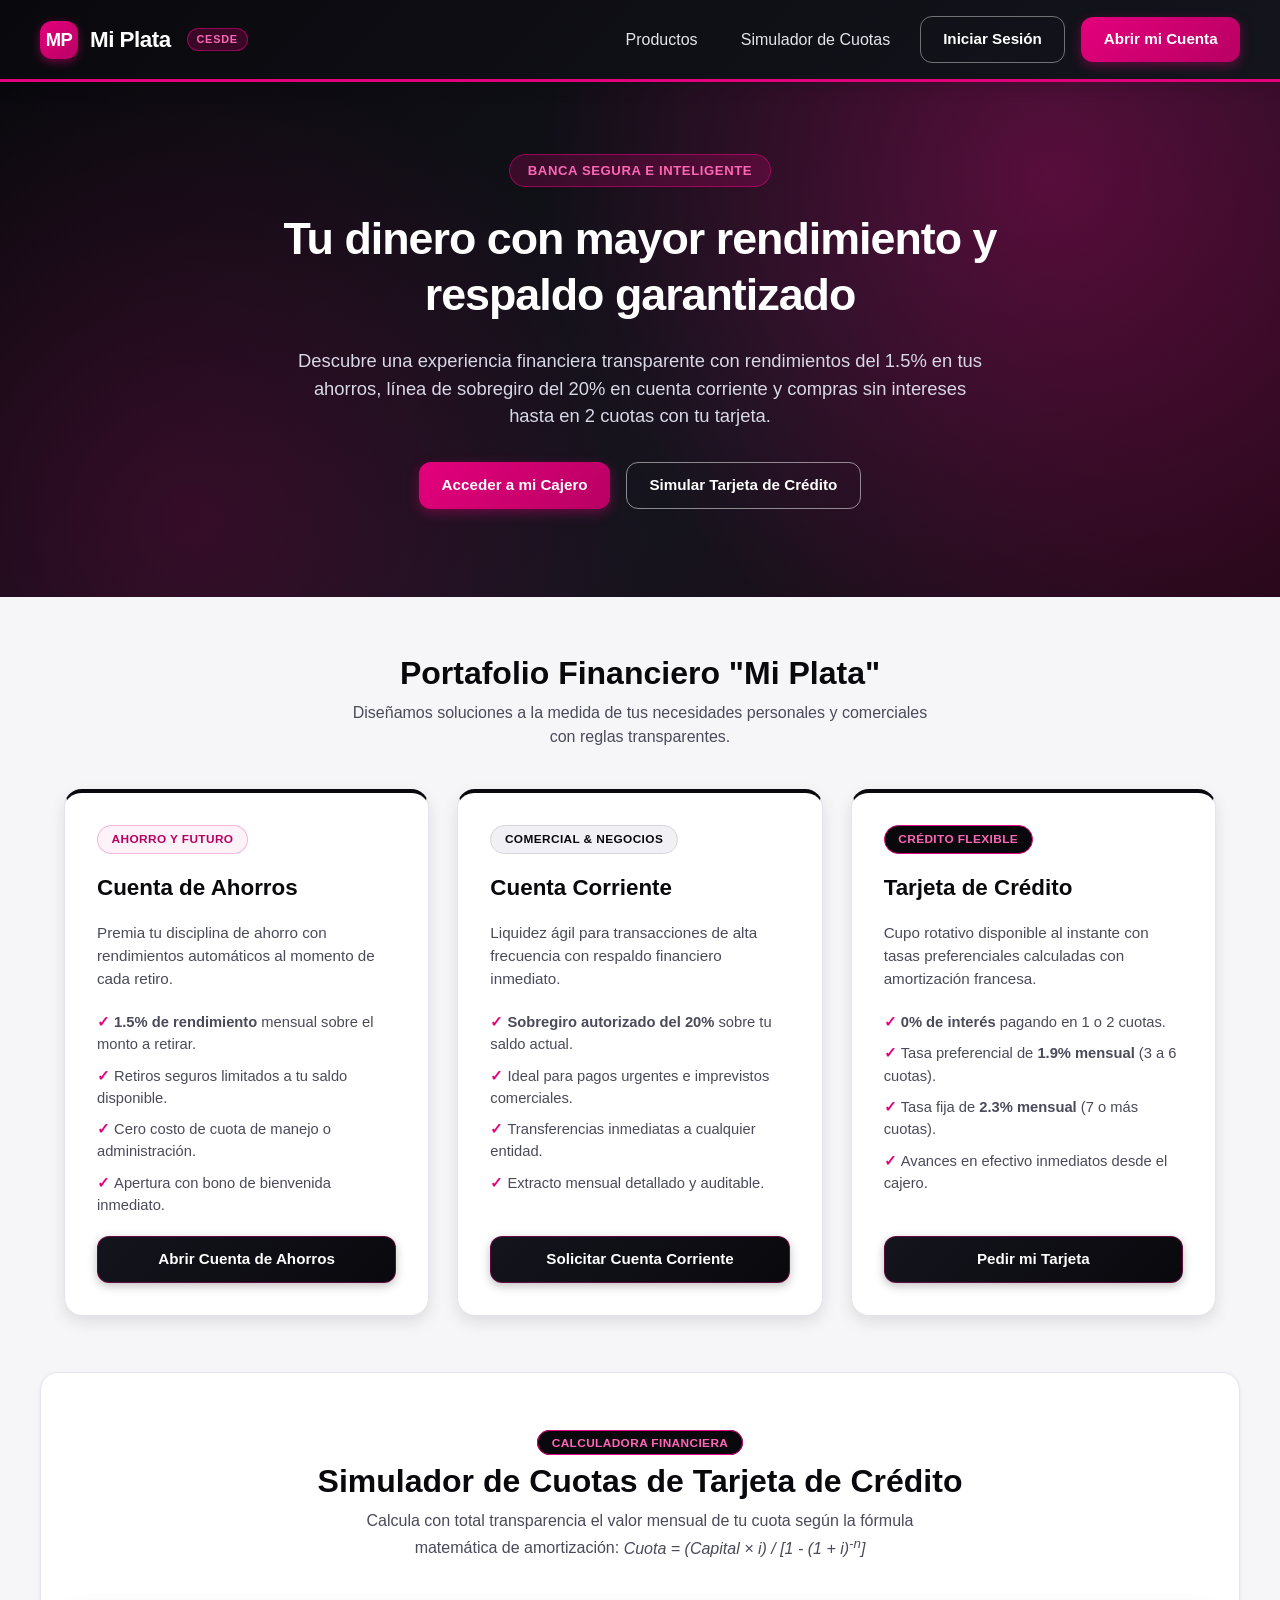
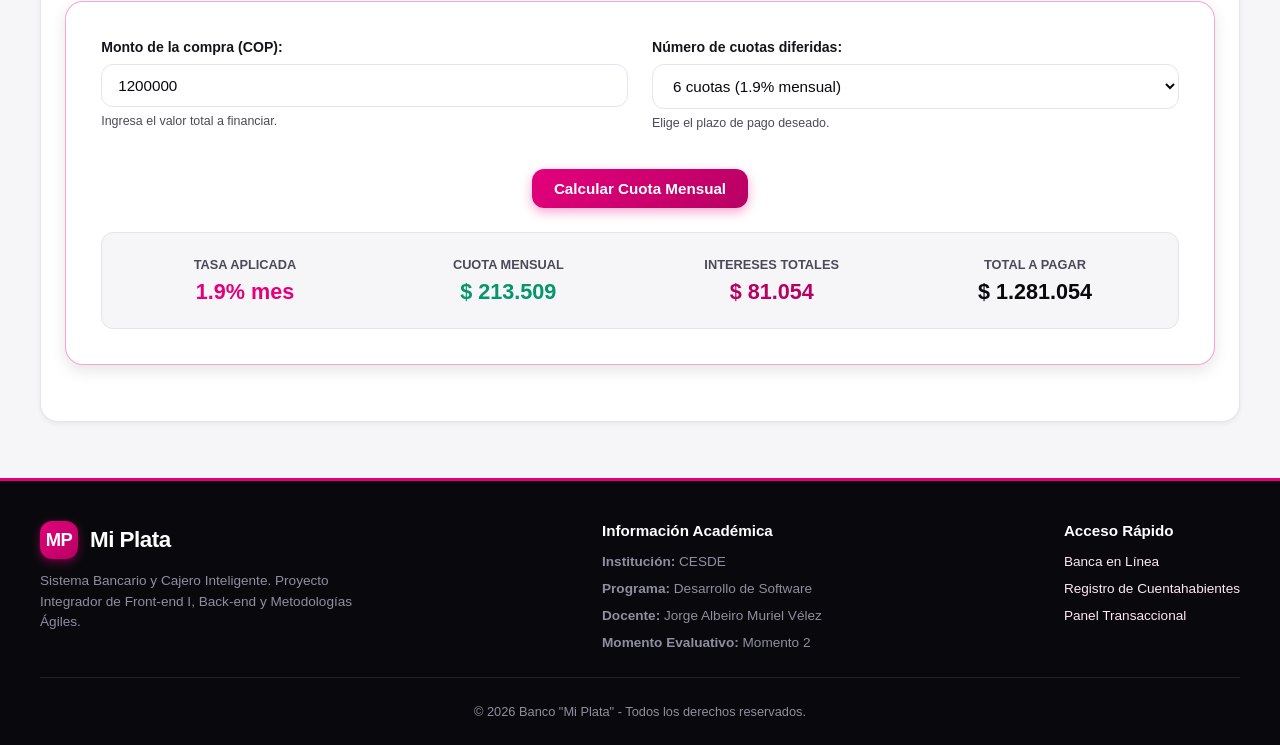
<file: src/frontend/index.html>
<!DOCTYPE html>
<html lang="es">
<head>
    <meta charset="UTF-8">
    <meta name="viewport" content="width=device-width, initial-scale=1.0">
    <title>Mi Plata - Banco Digital & Cajero Inteligente</title>
    <link rel="stylesheet" href="css/styles.css">
</head>
<body>

    <!-- Header Institucional -->
    <header class="site-header">
        <div class="header-container">
            <a href="index.html" class="brand-logo" title="Ir al inicio">
                <span class="logo-icon">MP</span>
                <span>Mi Plata</span><span class="cesde-pill">CESDE</span>
            </a>
            <nav class="site-nav">
                <a href="#productos" class="nav-link">Productos</a>
                <a href="#simulador" class="nav-link">Simulador de Cuotas</a>
                <a href="login.html" class="btn btn-outline" style="color: #ffffff; border-color: rgba(255,255,255,0.4);">Iniciar Sesión</a>
                <a href="login.html?tab=register" class="btn btn-accent">Abrir mi Cuenta</a>
            </nav>
        </div>
    </header>

    <main>
        <!-- Hero Section -->
        <section class="hero-section">
            <div class="hero-content">
                <span class="hero-tag">Banca Segura e Inteligente</span>
                <h1 class="hero-title">Tu dinero con mayor rendimiento y respaldo garantizado</h1>
                <p class="hero-subtitle">
                    Descubre una experiencia financiera transparente con rendimientos del 1.5% en tus ahorros,
                    línea de sobregiro del 20% en cuenta corriente y compras sin intereses hasta en 2 cuotas con tu tarjeta.
                </p>
                <div class="hero-actions">
                    <a href="login.html" class="btn btn-accent btn-lg">Acceder a mi Cajero</a>
                    <a href="#simulador" class="btn btn-outline" style="color: #ffffff; border-color: rgba(255,255,255,0.5);">Simular Tarjeta de Crédito</a>
                </div>
            </div>
        </section>

        <!-- Portafolio de Productos Financieros -->
        <section id="productos" class="section-container">
            <div class="section-header">
                <h2 class="section-title">Portafolio Financiero "Mi Plata"</h2>
                <p class="section-subtitle">Diseñamos soluciones a la medida de tus necesidades personales y comerciales con reglas transparentes.</p>
            </div>

            <div class="products-grid">
                <!-- Cuenta de Ahorros -->
                <div class="product-card">
                    <span class="product-badge badge-ahorros">Ahorro y Futuro</span>
                    <h3 style="font-size: 1.4rem;">Cuenta de Ahorros</h3>
                    <p style="color: var(--text-secondary); font-size: 0.95rem;">
                        Premia tu disciplina de ahorro con rendimientos automáticos al momento de cada retiro.
                    </p>
                    <ul class="product-feature-list">
                        <li><strong>1.5% de rendimiento</strong> mensual sobre el monto a retirar.</li>
                        <li>Retiros seguros limitados a tu saldo disponible.</li>
                        <li>Cero costo de cuota de manejo o administración.</li>
                        <li>Apertura con bono de bienvenida inmediato.</li>
                    </ul>
                    <a href="login.html?tab=register" class="btn btn-primary" style="margin-top: auto;">Abrir Cuenta de Ahorros</a>
                </div>

                <!-- Cuenta Corriente -->
                <div class="product-card">
                    <span class="product-badge badge-corriente">Comercial & Negocios</span>
                    <h3 style="font-size: 1.4rem;">Cuenta Corriente</h3>
                    <p style="color: var(--text-secondary); font-size: 0.95rem;">
                        Liquidez ágil para transacciones de alta frecuencia con respaldo financiero inmediato.
                    </p>
                    <ul class="product-feature-list">
                        <li><strong>Sobregiro autorizado del 20%</strong> sobre tu saldo actual.</li>
                        <li>Ideal para pagos urgentes e imprevistos comerciales.</li>
                        <li>Transferencias inmediatas a cualquier entidad.</li>
                        <li>Extracto mensual detallado y auditable.</li>
                    </ul>
                    <a href="login.html?tab=register" class="btn btn-primary" style="margin-top: auto;">Solicitar Cuenta Corriente</a>
                </div>

                <!-- Tarjeta de Crédito -->
                <div class="product-card">
                    <span class="product-badge badge-credito">Crédito Flexible</span>
                    <h3 style="font-size: 1.4rem;">Tarjeta de Crédito</h3>
                    <p style="color: var(--text-secondary); font-size: 0.95rem;">
                        Cupo rotativo disponible al instante con tasas preferenciales calculadas con amortización francesa.
                    </p>
                    <ul class="product-feature-list">
                        <li><strong>0% de interés</strong> pagando en 1 o 2 cuotas.</li>
                        <li>Tasa preferencial de <strong>1.9% mensual</strong> (3 a 6 cuotas).</li>
                        <li>Tasa fija de <strong>2.3% mensual</strong> (7 o más cuotas).</li>
                        <li>Avances en efectivo inmediatos desde el cajero.</li>
                    </ul>
                    <a href="login.html?tab=register" class="btn btn-primary" style="margin-top: auto;">Pedir mi Tarjeta</a>
                </div>
            </div>
        </section>

        <!-- Simulador Interactivo de Tarjeta de Crédito -->
        <section id="simulador" class="section-container" style="background-color: var(--surface-white); border-radius: var(--radius-lg); margin-bottom: 3.5rem; box-shadow: var(--shadow-sm); border: 1px solid var(--border-light);">
            <div class="section-header">
                <span class="product-badge badge-credito">Calculadora Financiera</span>
                <h2 class="section-title" style="margin-top: 0.5rem;">Simulador de Cuotas de Tarjeta de Crédito</h2>
                <p class="section-subtitle">
                    Calcula con total transparencia el valor mensual de tu cuota según la fórmula matemática de amortización:
                    <em>Cuota = (Capital × i) / [1 - (1 + i)<sup>-n</sup>]</em>
                </p>
            </div>

            <div class="simulator-box" style="margin-top: 0;">
                <form id="form-simulador">
                    <div style="display: grid; grid-template-columns: repeat(auto-fit, minmax(260px, 1fr)); gap: 1.5rem;">
                        <div class="form-group">
                            <label class="form-label" for="sim-monto">Monto de la compra (COP):</label>
                            <input type="number" id="sim-monto" class="form-control" placeholder="Ej: 1500000" min="50000" step="10000" value="1200000" required>
                            <span class="form-helper">Ingresa el valor total a financiar.</span>
                        </div>
                        <div class="form-group">
                            <label class="form-label" for="sim-cuotas">Número de cuotas diferidas:</label>
                            <select id="sim-cuotas" class="form-control" required>
                                <option value="1">1 cuota (0% interés)</option>
                                <option value="2">2 cuotas (0% interés)</option>
                                <option value="3">3 cuotas (1.9% mensual)</option>
                                <option value="4">4 cuotas (1.9% mensual)</option>
                                <option value="6" selected>6 cuotas (1.9% mensual)</option>
                                <option value="12">12 cuotas (2.3% mensual)</option>
                                <option value="24">24 cuotas (2.3% mensual)</option>
                                <option value="36">36 cuotas (2.3% mensual)</option>
                            </select>
                            <span class="form-helper">Elige el plazo de pago deseado.</span>
                        </div>
                    </div>

                    <div style="text-align: center; margin-top: 1rem;">
                        <button type="button" id="btn-calcular-simulador" class="btn btn-accent">
                            Calcular Cuota Mensual
                        </button>
                    </div>
                </form>

                <!-- Resultados del Simulador -->
                <div class="sim-results-grid" id="sim-resultados">
                    <div class="sim-result-item">
                        <span class="sim-result-label">Tasa Aplicada</span>
                        <div class="sim-result-value" id="sim-tasa-aplicada" style="color: var(--navy-600);">1.9% mes</div>
                    </div>
                    <div class="sim-result-item">
                        <span class="sim-result-label">Cuota Mensual</span>
                        <div class="sim-result-value" id="sim-cuota-mensual" style="color: var(--emerald-600);">$213.567</div>
                    </div>
                    <div class="sim-result-item">
                        <span class="sim-result-label">Intereses Totales</span>
                        <div class="sim-result-value" id="sim-intereses-totales" style="color: var(--gold-600);">$81.402</div>
                    </div>
                    <div class="sim-result-item">
                        <span class="sim-result-label">Total a Pagar</span>
                        <div class="sim-result-value" id="sim-total-pagar">$1.281.402</div>
                    </div>
                </div>
            </div>
        </section>
    </main>

    <!-- Footer Corporativo -->
    <footer class="site-footer">
        <div class="footer-container">
            <div>
                <div class="brand-logo" style="margin-bottom: 0.75rem;">
                    <span class="logo-icon">MP</span>
                    <span>Mi Plata</span>
                </div>
                <p style="max-width: 320px; font-size: 0.85rem;">
                    Sistema Bancario y Cajero Inteligente. Proyecto Integrador de Front-end I, Back-end y Metodologías Ágiles.
                </p>
            </div>
            <div>
                <h4 style="color: #ffffff; margin-bottom: 0.75rem; font-size: 0.95rem;">Información Académica</h4>
                <ul style="list-style: none; display: flex; flex-direction: column; gap: 0.4rem; font-size: 0.85rem;">
                    <li><strong>Institución:</strong> CESDE</li>
                    <li><strong>Programa:</strong> Desarrollo de Software</li>
                    <li><strong>Docente:</strong> Jorge Albeiro Muriel Vélez</li>
                    <li><strong>Momento Evaluativo:</strong> Momento 2</li>
                </ul>
            </div>
            <div>
                <h4 style="color: #ffffff; margin-bottom: 0.75rem; font-size: 0.95rem;">Acceso Rápido</h4>
                <ul style="list-style: none; display: flex; flex-direction: column; gap: 0.4rem; font-size: 0.85rem;">
                    <li><a href="login.html" style="color: var(--navy-100);">Banca en Línea</a></li>
                    <li><a href="login.html?tab=register" style="color: var(--navy-100);">Registro de Cuentahabientes</a></li>
                    <li><a href="cajero.html" style="color: var(--navy-100);">Panel Transaccional</a></li>
                </ul>
            </div>
        </div>
        <div class="footer-copy">
            &copy; 2026 Banco "Mi Plata" - Todos los derechos reservados.
        </div>
    </footer>

    <!-- Scripts de Modelos y Lógica -->
    <script src="js/models/Transaccion.js"></script>
    <script src="js/models/Cuenta.js"></script>
    <script src="js/models/CuentaAhorros.js"></script>
    <script src="js/models/CuentaCorriente.js"></script>
    <script src="js/models/TarjetaCredito.js"></script>
    <script src="js/models/Cliente.js"></script>
    <script src="js/services/StorageService.js"></script>
    <script src="js/landing.js"></script>
</body>
</html>
</file>
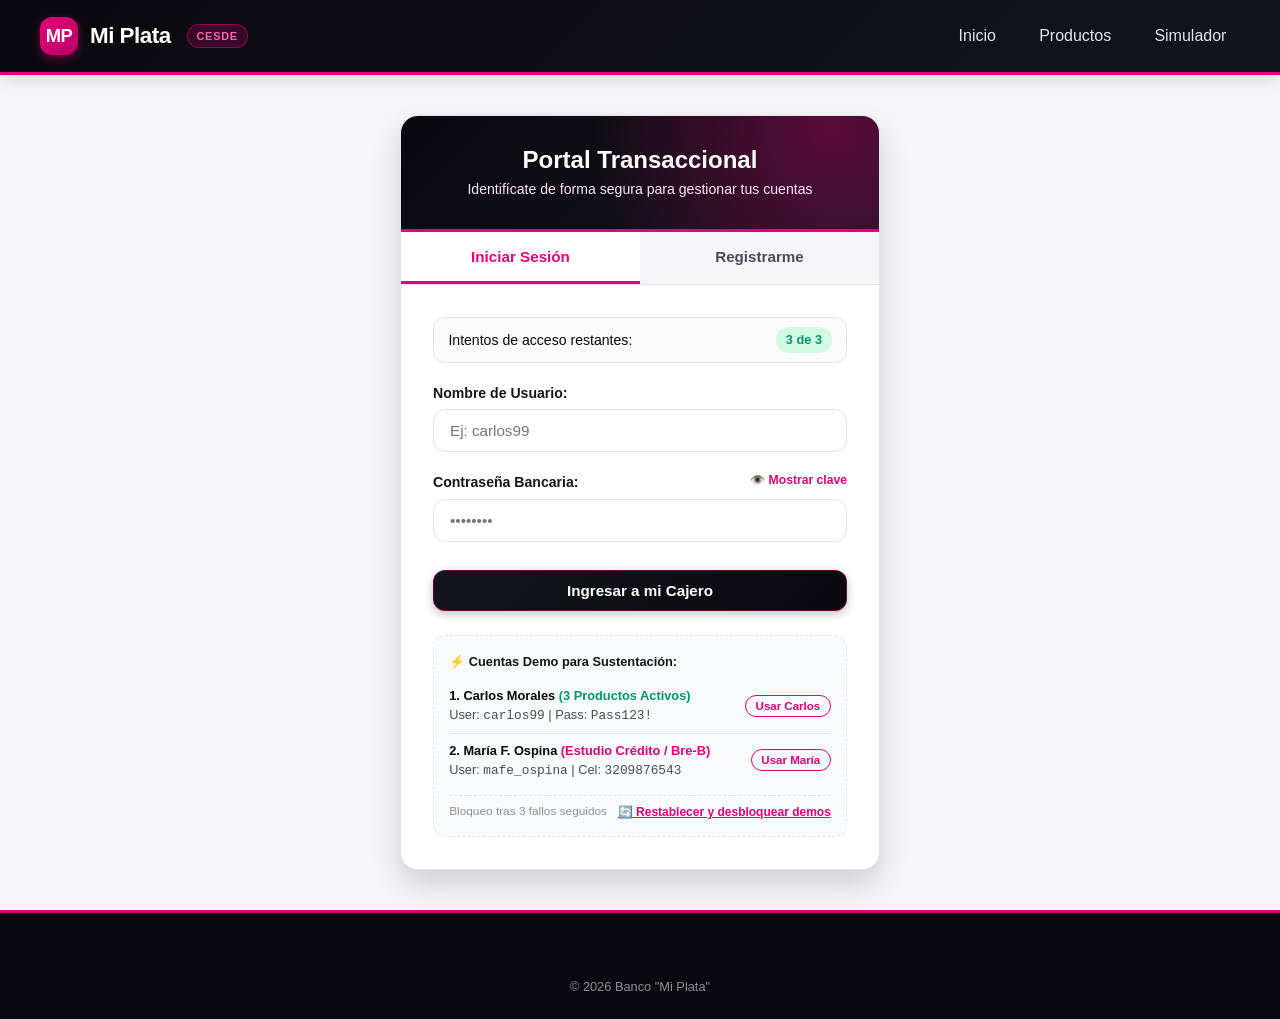
<file: src/frontend/cajero.html>
<!DOCTYPE html>
<html lang="es">
<head>
    <meta charset="UTF-8">
    <meta name="viewport" content="width=device-width, initial-scale=1.0">
    <title>Panel de Cajero Automático - Banco "Mi Plata"</title>
    <link rel="stylesheet" href="css/styles.css">
</head>
<body>

    <!-- Header Cajero -->
    <header class="site-header">
        <div class="header-container">
            <a href="index.html" class="brand-logo" title="Ir al inicio">
                <span class="logo-icon">MP</span>
                <span>Mi Plata · Cajero Digital</span><span class="cesde-pill">CESDE</span>
            </a>
            <div style="display: flex; align-items: center; gap: 0.6rem; flex-wrap: wrap;">
                <button type="button" id="btn-reiniciar-cajero-demo" class="btn btn-outline" style="color: #ffffff; border-color: rgba(255,255,255,0.35); padding: 0.45rem 0.85rem; font-size: 0.8rem;" title="Restablece los saldos iniciales de prueba">
                    🔄 Reiniciar Demo
                </button>
                <button type="button" id="btn-abrir-perfil" class="btn btn-outline" style="color: #ffffff; border-color: rgba(255,255,255,0.4); padding: 0.45rem 0.9rem; font-size: 0.85rem;">
                    👤 Mi Perfil
                </button>
                <button type="button" id="btn-cerrar-sesion" class="btn btn-danger" style="padding: 0.45rem 0.9rem; font-size: 0.85rem;">
                    🚪 Salir
                </button>
            </div>
        </div>
    </header>

    <main class="atm-container">
        <!-- Barra de Bienvenida y Datos del Cuentahabiente -->
        <div class="user-welcome-bar">
            <div class="user-info-text">
                <h2>Bienvenido(a), <span id="txt-nombre-usuario">Cargando...</span></h2>
                <p>Identificación: <strong id="txt-doc-usuario">---</strong> | Llave Bre-B (Celular): <strong id="txt-cel-usuario">---</strong></p>
            </div>
            <div style="display: flex; gap: 0.5rem; align-items: center;">
                <span style="font-size: 0.85rem; color: var(--text-secondary);">Estado de Seguridad:</span>
                <span class="attempts-badge safe" id="txt-estado-cuenta">Activa y Segura</span>
            </div>
        </div>

        <!-- Alerta de Notificación Rápida del Cajero -->
        <div id="cajero-alerta" style="display: none;"></div>

        <!-- Barra de Métricas y Resumen Financiero (Estructuras de Datos: reduce & filter) -->
        <div class="kpi-grid" id="kpi-resumen-financiero">
            <div class="kpi-card">
                <div class="kpi-icon">💰</div>
                <div class="kpi-info">
                    <span class="kpi-lbl">Patrimonio Total</span>
                    <strong class="kpi-val" id="kpi-patrimonio">$0</strong>
                    <span class="kpi-sub">Suma de saldos disponibles</span>
                </div>
            </div>
            <div class="kpi-card">
                <div class="kpi-icon">📈</div>
                <div class="kpi-info">
                    <span class="kpi-lbl">Rendimientos Ganados</span>
                    <strong class="kpi-val positive" id="kpi-rendimientos">$0</strong>
                    <span class="kpi-sub">+1.5% en retiros ahorros</span>
                </div>
            </div>
            <div class="kpi-card">
                <div class="kpi-icon">💳</div>
                <div class="kpi-info">
                    <span class="kpi-lbl">Deuda en Tarjetas</span>
                    <strong class="kpi-val negative" id="kpi-deuda">$0</strong>
                    <span class="kpi-sub">Obligaciones vigentes</span>
                </div>
            </div>
            <div class="kpi-card">
                <div class="kpi-icon">📑</div>
                <div class="kpi-info">
                    <span class="kpi-lbl">Movimientos Totales</span>
                    <strong class="kpi-val" id="kpi-total-movimientos">0</strong>
                    <span class="kpi-sub" id="kpi-sub-cuenta">Cuenta activa</span>
                </div>
            </div>
        </div>

        <!-- Portafolio y Tarjetas de Productos Financieros -->
        <div>
            <div style="display: flex; justify-content: space-between; align-items: center; margin-bottom: 0.75rem; flex-wrap: wrap; gap: 0.5rem;">
                <h3 style="font-size: 1.15rem;">Tus Productos Financieros</h3>
                <span style="font-size: 0.82rem; color: var(--text-secondary);">Haz clic sobre una tarjeta para seleccionarla como cuenta activa</span>
            </div>
            <div class="accounts-overview-grid" id="contenedor-cuentas">
                <!-- Se generan dinámicamente mediante cajero.js (cuentas activas + tarjetas de productos para solicitar) -->
            </div>
        </div>

        <!-- Panel Transaccional: Operaciones + Historial -->
        <div class="atm-actions-layout">
            <!-- Columna Izquierda: Operaciones del Cajero -->
            <div class="operations-panel">
                <h3 style="font-size: 1.2rem; margin-bottom: 0.35rem;">Operaciones de Cajero</h3>
                <p style="font-size: 0.85rem; color: var(--text-secondary);">
                    Cuenta seleccionada: <strong id="txt-cuenta-activa-label">---</strong>
                </p>

                <!-- Botonera de Opciones Rápidas -->
                <div class="operations-grid">
                    <button type="button" class="op-btn active" data-op="consignar">
                        <span class="op-icon">📥</span>
                        <span>Consignar</span>
                    </button>
                    <button type="button" class="op-btn" data-op="retirar">
                        <span class="op-icon">📤</span>
                        <span>Retirar</span>
                    </button>
                    <button type="button" class="op-btn" data-op="transferir">
                        <span class="op-icon">⚡</span>
                        <span>Transferir (Bre-B)</span>
                    </button>
                    <button type="button" class="op-btn" data-op="credito">
                        <span class="op-icon">💳</span>
                        <span>T. Crédito / Cuotas</span>
                    </button>
                </div>

                <!-- Formularios de Operaciones -->
                <div class="active-op-form">
                    <!-- 1. Formulario Consignar -->
                    <form id="form-op-consignar">
                        <div class="form-group">
                            <label class="form-label" for="consignar-monto">Monto a Consignar (COP):</label>
                            <input type="number" id="consignar-monto" class="form-control" placeholder="Ej: 200000" min="1000" step="1000" required>
                            <span class="form-helper">Ingresa un valor positivo mayor a $0 COP.</span>
                        </div>

                        <div class="quick-chips-wrapper">
                            <span class="quick-chips-label">Depósito rápido en billetes:</span>
                            <div class="quick-chips">
                                <button type="button" class="chip-btn chip-consignar" data-monto="50000">+$50.000</button>
                                <button type="button" class="chip-btn chip-consignar" data-monto="100000">+$100.000</button>
                                <button type="button" class="chip-btn chip-consignar" data-monto="200000">+$200.000</button>
                                <button type="button" class="chip-btn chip-consignar" data-monto="500000">+$500.000</button>
                            </div>
                        </div>

                        <div class="form-group">
                            <label class="form-label" for="consignar-concepto">Concepto / Referencia:</label>
                            <input type="text" id="consignar-concepto" class="form-control" placeholder="Ej: Depósito quincena" value="Depósito en cajero">
                        </div>
                        <button type="submit" class="btn btn-success" style="width: 100%;">
                            Confirmar Consignación
                        </button>
                    </form>

                    <!-- 2. Formulario Retirar -->
                    <form id="form-op-retirar" style="display: none;">
                        <div class="form-group">
                            <label class="form-label" for="retirar-monto">Monto a Retirar (COP):</label>
                            <input type="number" id="retirar-monto" class="form-control" placeholder="Ej: 200000" min="1000" step="1000" required>
                            <span class="form-helper" id="helper-regla-retiro">
                                Regla de cuenta: Rendimiento 1.5% en Ahorros o 20% sobregiro en Corriente.
                            </span>
                        </div>

                        <div class="quick-chips-wrapper">
                            <span class="quick-chips-label">Retiro rápido en cajero:</span>
                            <div class="quick-chips">
                                <button type="button" class="chip-btn chip-retiro" data-monto="20000">$20.000</button>
                                <button type="button" class="chip-btn chip-retiro" data-monto="50000">$50.000</button>
                                <button type="button" class="chip-btn chip-retiro" data-monto="100000">$100.000</button>
                                <button type="button" class="chip-btn chip-retiro" data-monto="200000">$200.000</button>
                                <button type="button" class="chip-btn chip-retiro" data-monto="400000">$400.000</button>
                                <button type="button" class="chip-btn chip-retiro" data-monto="600000">$600.000</button>
                            </div>
                        </div>

                        <!-- Previsualizador matemático en vivo de la regla de negocio -->
                        <div id="retiro-sim-preview" style="font-size: 0.8rem; background: var(--navy-50); padding: 0.65rem 0.8rem; border-radius: var(--radius-sm); margin-bottom: 0.9rem; border-left: 3px solid var(--navy-600);">
                            Selecciona o escribe un monto para previsualizar el cálculo bancario.
                        </div>

                        <button type="submit" class="btn btn-primary" style="width: 100%;">
                            Efectuar Retiro en Efectivo
                        </button>
                    </form>

                                        <!-- 3. Formulario Transferir con Llave Bre-B -->
                    <form id="form-op-transferir" style="display: none;">
                        <!-- Panel Informativo: Mis Llaves Bre-B (Perfil Activo) -->
                        <div class="breb-my-keys-card">
                            <div class="breb-my-keys-header">
                                <span class="breb-status-pill">⚡ Mis Llaves Bre-B Activas</span>
                                <span class="breb-info-tag">Autogeneradas en el Banco</span>
                            </div>
                            <p class="breb-my-keys-desc">
                                Tus llaves están vinculadas automáticamente a tu cuenta. Cualquier cliente te puede transferir dinero inmediato usando tu celular, cédula o usuario:
                            </p>
                            <div class="breb-keys-grid">
                                <div class="breb-key-badge" id="btn-copiar-mi-cel" title="Clic para copiar mi Llave Celular">
                                    <span class="breb-key-lbl">📱 Celular:</span>
                                    <strong id="breb-mi-celular">---</strong>
                                    <span class="breb-copy-icon">📋</span>
                                </div>
                                <div class="breb-key-badge" id="btn-copiar-mi-doc" title="Clic para copiar mi Llave Cédula">
                                    <span class="breb-key-lbl">🪪 Cédula:</span>
                                    <strong id="breb-mi-doc">---</strong>
                                    <span class="breb-copy-icon">📋</span>
                                </div>
                                <div class="breb-key-badge" id="btn-copiar-mi-alias" title="Clic para copiar mi Llave Alias / Usuario">
                                    <span class="breb-key-lbl">⚡ Alias:</span>
                                    <strong id="breb-mi-alias">---</strong>
                                    <span class="breb-copy-icon">📋</span>
                                </div>
                                <div class="breb-key-badge" id="btn-copiar-mi-cuenta" title="Clic para copiar mi Cuenta Receptora">
                                    <span class="breb-key-lbl">🏦 Abono:</span>
                                    <strong id="breb-mi-cuenta-abono">---</strong>
                                    <span class="breb-copy-icon">📋</span>
                                </div>
                            </div>
                        </div>

                        <!-- Directorio Dinámico de Destinatarios (1 Clic) -->
                        <div class="quick-chips-wrapper">
                            <div style="display: flex; justify-content: space-between; align-items: center; margin-bottom: 0.45rem; flex-wrap: wrap; gap: 0.35rem;">
                                <span class="quick-chips-label" style="margin-bottom: 0;">Destinatarios Registrados (1 Clic para transferir):</span>
                                <span style="font-size: 0.72rem; color: var(--cesde-magenta-dark); font-weight: 600;" id="txt-contador-destinatarios">---</span>
                            </div>
                            <div class="quick-chips" id="contenedor-chips-breb">
                                <!-- Se rellena automáticamente con los otros cuentahabientes del banco -->
                            </div>
                        </div>

                        <div class="form-group">
                            <label class="form-label" for="transferir-canal">Canal de Transferencia:</label>
                            <select id="transferir-canal" class="form-control">
                                <option value="LLAVE_CELULAR">⚡ Llave Bre-B (Número de Celular)</option>
                                <option value="LLAVE_DOCUMENTO">⚡ Llave Bre-B (Cédula / Documento)</option>
                                <option value="LLAVE_ALFANUMERICA">⚡ Llave Bre-B (Usuario / Alias)</option>
                                <option value="CUENTA">🏦 Número de Cuenta Bancaria</option>
                            </select>
                        </div>
                        <div class="form-group">
                            <label class="form-label" id="label-transferir-destino" for="transferir-destino">Celular del Destinatario (Bre-B):</label>
                            <input type="text" id="transferir-destino" class="form-control" placeholder="Ej: 3209876543" required>
                            <span class="form-helper" id="helper-transferir-destino">Transfiere sin costo en segundos usando la llave del destinatario.</span>
                        </div>
                        <div class="form-group">
                            <label class="form-label" for="transferir-monto">Monto a Transferir (COP):</label>
                            <input type="number" id="transferir-monto" class="form-control" placeholder="Ej: 50000" min="1000" step="1000" required>
                        </div>

                        <div class="quick-chips-wrapper">
                            <div class="quick-chips">
                                <button type="button" class="chip-btn chip-transferir-monto" data-monto="25000">$25.000</button>
                                <button type="button" class="chip-btn chip-transferir-monto" data-monto="50000">$50.000</button>
                                <button type="button" class="chip-btn chip-transferir-monto" data-monto="100000">$100.000</button>
                                <button type="button" class="chip-btn chip-transferir-monto" data-monto="250000">$250.000</button>
                            </div>
                        </div>

                        <div class="form-group">
                            <label class="form-label" for="transferir-concepto">Motivo de la Transferencia:</label>
                            <input type="text" id="transferir-concepto" class="form-control" placeholder="Ej: Pago de almuerzo" value="Transferencia inmediata Bre-B">
                        </div>
                        <button type="submit" class="btn btn-primary" style="width: 100%;">
                            Enviar Transferencia Ahora
                        </button>
                    </form>

                    <!-- 4. Formulario Operaciones Tarjeta de Crédito (Compra y Pago) -->
                    <form id="form-op-credito" style="display: none;">
                        <div id="tc-aviso-no-cuenta" style="display: none; padding: 1rem; background: var(--gold-100); border-radius: var(--radius-md); border: 1px solid var(--gold-500); margin-bottom: 1rem; font-size: 0.88rem; color: var(--navy-900);">
                            <strong>Aún no tienes Tarjeta de Crédito activa.</strong>
                            <p style="margin-top: 0.25rem;">Realiza nuestro estudio crediticio inmediato certificando tus ingresos mensuales.</p>
                            <button type="button" id="btn-ir-estudio-tc" class="btn btn-accent" style="margin-top: 0.5rem; font-size: 0.82rem; padding: 0.4rem 0.8rem;">
                                Iniciar Estudio de Crédito
                            </button>
                        </div>

                        <div id="tc-contenedor-operaciones">
                            <div class="form-group">
                                <label class="form-label" for="tc-accion">Acción con la Tarjeta:</label>
                                <select id="tc-accion" class="form-control">
                                    <option value="compra">🛍️ Realizar Compra / Avance a Cuotas</option>
                                    <option value="pago">💵 Pagar / Abonar a la Deuda</option>
                                </select>
                            </div>
                            <div id="tc-bloque-compra">
                                <div class="form-group">
                                    <label class="form-label" for="tc-comercio">Establecimiento / Comercio:</label>
                                    <input type="text" id="tc-comercio" class="form-control" placeholder="Ej: Almacenes Éxito" value="Tecnología & Hogar">
                                </div>
                                <div class="form-group">
                                    <label class="form-label" for="tc-monto-compra">Monto de la Compra (COP):</label>
                                    <input type="number" id="tc-monto-compra" class="form-control" placeholder="Ej: 600000" min="10000">
                                </div>
                                <div class="quick-chips-wrapper">
                                    <div class="quick-chips">
                                        <button type="button" class="chip-btn chip-tc-compra" data-monto="200000">$200.000</button>
                                        <button type="button" class="chip-btn chip-tc-compra" data-monto="600000">$600.000</button>
                                        <button type="button" class="chip-btn chip-tc-compra" data-monto="1200000">$1.200.000</button>
                                    </div>
                                </div>
                                <div class="form-group">
                                    <label class="form-label" for="tc-cuotas">Número de Cuotas (Amortización Francesa):</label>
                                    <select id="tc-cuotas" class="form-control">
                                        <option value="1">1 cuota (0% interés)</option>
                                        <option value="2">2 cuotas (0% interés)</option>
                                        <option value="3">3 cuotas (1.9% mensual)</option>
                                        <option value="6" selected>6 cuotas (1.9% mensual)</option>
                                        <option value="12">12 cuotas (2.3% mensual)</option>
                                        <option value="24">24 cuotas (2.3% mensual)</option>
                                        <option value="36">36 cuotas (2.3% mensual)</option>
                                    </select>
                                </div>
                                <div id="tc-sim-preview" style="font-size: 0.82rem; background: var(--navy-50); padding: 0.65rem; border-radius: var(--radius-sm); margin-bottom: 0.8rem; border-left: 3px solid var(--gold-500);">
                                    Ingresa o selecciona un valor para calcular la cuota mensual.
                                </div>
                                <button type="submit" id="btn-tc-ejecutar" class="btn btn-accent" style="width: 100%;">
                                    Autorizar Compra a Cuotas
                                </button>
                            </div>
                            <div id="tc-bloque-pago" style="display: none;">
                                <div style="background: #f8fafc; padding: 0.75rem; border-radius: var(--radius-sm); border: 1px solid var(--border-light); margin-bottom: 0.85rem; font-size: 0.8rem;">
                                    <div style="display: flex; justify-content: space-between; margin-bottom: 0.25rem;">
                                        <span>Deuda Total Vigente:</span>
                                        <strong id="txt-tc-deuda-resumen" style="color: var(--crimson-600);">$0</strong>
                                    </div>
                                    <div style="display: flex; justify-content: space-between;">
                                        <span>Cuota Mensual Estimada:</span>
                                        <strong id="txt-tc-cuota-resumen" style="color: var(--navy-800);">$0</strong>
                                    </div>
                                </div>

                                <div class="quick-chips-wrapper">
                                    <span class="quick-chips-label">Opciones rápidas de abono:</span>
                                    <div class="quick-chips">
                                        <button type="button" class="chip-btn" id="btn-tc-pagar-cuota">Pagar Cuota del Mes</button>
                                        <button type="button" class="chip-btn" id="btn-tc-pagar-total">Pagar Deuda Total</button>
                                    </div>
                                </div>

                                <div class="form-group">
                                    <label class="form-label" for="tc-origen-pago">Medio de Pago:</label>
                                    <select id="tc-origen-pago" class="form-control">
                                        <option value="EFECTIVO">💵 Efectivo en Cajero</option>
                                        <option value="AHORROS">🏦 Debitar de mi Cuenta de Ahorros</option>
                                        <option value="CORRIENTE">🏢 Debitar de mi Cuenta Corriente</option>
                                    </select>
                                </div>

                                <div class="form-group">
                                    <label class="form-label" for="tc-monto-pago">Valor a Pagar (COP):</label>
                                    <input type="number" id="tc-monto-pago" class="form-control" placeholder="Ej: 100000" min="1000">
                                    <span class="form-helper">Se descontará de la deuda y liberará tu cupo disponible al instante.</span>
                                </div>
                                <button type="submit" id="btn-tc-pagar" class="btn btn-success" style="width: 100%;">
                                    Confirmar Pago de Tarjeta
                                </button>
                            </div>
                        </div>
                    </form>
                </div>
            </div>

            <!-- Columna Derecha: Historial de Movimientos -->
            <div class="transactions-panel">
                <div style="display: flex; justify-content: space-between; align-items: center; flex-wrap: wrap; gap: 0.5rem; margin-bottom: 0.75rem;">
                    <div>
                        <h3 style="font-size: 1.2rem;">Historial de Movimientos</h3>
                        <p style="font-size: 0.82rem; color: var(--text-secondary);">Movimientos en tiempo real · Clic en 🧾 para ver o imprimir comprobante</p>
                    </div>
                    <div>
                        <select id="filtro-tipo-movimiento" class="form-control" style="font-size: 0.82rem; padding: 0.4rem 0.6rem;">
                            <option value="TODOS">Todos los movimientos</option>
                            <option value="CONSIGNACION">Consignaciones</option>
                            <option value="RETIRO">Retiros</option>
                            <option value="TRANSFERENCIA_ENVIADA">Transferencias Enviadas</option>
                            <option value="TRANSFERENCIA_RECIBIDA">Transferencias Recibidas</option>
                            <option value="COMPRA_CREDITO">Compras Tarjeta</option>
                            <option value="PAGO_TARJETA">Abonos a Tarjeta</option>
                            <option value="APERTURA">Aperturas de Cuenta</option>
                        </select>
                    </div>
                </div>

                <!-- Barra de Búsqueda de Transacciones -->
                <div class="search-box" style="margin-bottom: 0.85rem;">
                    <span class="search-icon">🔍</span>
                    <input type="text" id="filtro-busqueda-texto" class="form-control" placeholder="Buscar transacción por concepto, fecha o valor...">
                </div>

                <div class="table-responsive">
                    <table class="transactions-table">
                        <thead>
                            <tr>
                                <th>Fecha & Hora</th>
                                <th>Tipo</th>
                                <th>Detalle</th>
                                <th>Monto</th>
                                <th>Saldo Resultante</th>
                                <th style="text-align: center;">Recibo</th>
                            </tr>
                        </thead>
                        <tbody id="tbody-movimientos">
                            <!-- Se renderiza mediante cajero.js -->
                        </tbody>
                    </table>
                </div>
            </div>
        </div>
    </main>

    <!-- Modal 1: Estudio y Solicitud de Cuenta Corriente -->
    <div class="modal-overlay" id="modal-solicitud-corriente">
        <div class="modal-card">
            <div class="modal-header">
                <h3 style="color: #ffffff; font-size: 1.15rem;">Estudio Financiero: Cuenta Corriente</h3>
                <button type="button" class="close-modal-btn" id="btn-cerrar-modal-corriente">&times;</button>
            </div>
            <div class="modal-body">
                <p style="font-size: 0.88rem; color: var(--text-secondary); margin-bottom: 1rem;">
                    La Cuenta Corriente incluye un margen de <strong>sobregiro autorizado del 20%</strong> para operaciones comerciales. Para su aprobación se requiere certificar ingresos mensuales mínimos de <strong>$2.000.000 COP</strong>.
                </p>
                <div id="corriente-feedback" style="display: none;"></div>
                <form id="form-solicitar-corriente">
                    <div class="form-group">
                        <label class="form-label" for="corriente-ingresos">Ingresos Mensuales Certificados (COP):</label>
                        <input type="number" id="corriente-ingresos" class="form-control" placeholder="Ej: 2800000" min="500000" step="50000" required>
                        <span class="form-helper">Mínimo requerido para aprobación: $2.000.000 COP.</span>
                    </div>
                    <div class="quick-chips-wrapper">
                        <div class="quick-chips">
                            <button type="button" class="chip-btn chip-ingreso-corriente" data-monto="1200000">$1.200.000 (Rechazo)</button>
                            <button type="button" class="chip-btn chip-ingreso-corriente" data-monto="2800000">$2.800.000 (Aprobado)</button>
                        </div>
                    </div>
                    <div class="form-group">
                        <label class="form-label" for="corriente-actividad">Actividad Económica:</label>
                        <select id="corriente-actividad" class="form-control" required>
                            <option value="Empleado">Empleado con contrato laboral</option>
                            <option value="Independiente">Profesional Independiente con RUT</option>
                            <option value="Empresario">Empresario / Comerciante</option>
                        </select>
                    </div>
                    <div class="modal-footer" style="padding: 1rem 0 0 0; background: none; border-top: none;">
                        <button type="submit" class="btn btn-primary" style="width: 100%;">
                            Evaluar y Aperturar Cuenta Corriente
                        </button>
                    </div>
                </form>
            </div>
        </div>
    </div>

    <!-- Modal 2: Estudio Crediticio para Tarjeta de Crédito -->
    <div class="modal-overlay" id="modal-solicitud-credito">
        <div class="modal-card">
            <div class="modal-header">
                <h3 style="color: #ffffff; font-size: 1.15rem;">Estudio Crediticio: Tarjeta de Crédito</h3>
                <button type="button" class="close-modal-btn" id="btn-cerrar-modal-credito">&times;</button>
            </div>
            <div class="modal-body">
                <p style="font-size: 0.88rem; color: var(--text-secondary); margin-bottom: 1rem;">
                    Evaluamos tu capacidad de endeudamiento en línea para emitir tu tarjeta Visa con compras diferidas hasta 36 cuotas y 0% de interés a 1 o 2 meses.
                </p>
                <div id="credito-feedback" style="display: none;"></div>
                <form id="form-solicitar-credito">
                    <div class="form-group">
                        <label class="form-label" for="credito-ingresos">Ingresos Mensuales Comprobables (COP):</label>
                        <input type="number" id="credito-ingresos" class="form-control" placeholder="Ej: 3800000" min="500000" step="50000" required>
                    </div>
                    <div class="quick-chips-wrapper">
                        <div class="quick-chips">
                            <button type="button" class="chip-btn chip-ingreso-tc" data-monto="1000000">$1.0M (Insuficiente)</button>
                            <button type="button" class="chip-btn chip-ingreso-tc" data-monto="2200000">$2.2M (Visa Clásica)</button>
                            <button type="button" class="chip-btn chip-ingreso-tc" data-monto="4500000">$4.5M (Visa Gold)</button>
                        </div>
                    </div>
                    <div class="form-group">
                        <label class="form-label" for="credito-actividad">Tipo de Ocupación:</label>
                        <select id="credito-actividad" class="form-control" required>
                            <option value="Empleado">Empleado a término fijo / indefinido</option>
                            <option value="Prestación de Servicios">Contrato por prestación de servicios</option>
                            <option value="Comerciante">Comerciante / Negocio propio</option>
                        </select>
                    </div>
                    <div id="credito-preaprobado-box" style="display: none; padding: 0.85rem; background: var(--emerald-50); border: 1.5px solid var(--emerald-500); border-radius: var(--radius-md); margin-bottom: 1rem; font-size: 0.88rem;">
                        <span style="font-weight: 700; color: var(--emerald-600);">Resultado Preaprobado Bancario:</span>
                        <div id="credito-preaprobado-texto" style="margin-top: 0.25rem;"></div>
                    </div>
                    <div class="modal-footer" style="padding: 1rem 0 0 0; background: none; border-top: none;">
                        <button type="submit" class="btn btn-accent" style="width: 100%;">
                            Evaluar Capacidad y Emitir Tarjeta
                        </button>
                    </div>
                </form>
            </div>
        </div>
    </div>

    <!-- Modal 3: Perfil del Usuario -->
    <div class="modal-overlay" id="modal-perfil">
        <div class="modal-card">
            <div class="modal-header">
                <h3 style="color: #ffffff; font-size: 1.15rem;">Mi Perfil y Seguridad</h3>
                <button type="button" class="close-modal-btn" id="btn-cerrar-modal-perfil">&times;</button>
            </div>
            <div class="modal-body">
                <div id="perfil-feedback" style="display: none;"></div>

                <form id="form-editar-perfil">
                    <div class="form-group">
                        <label class="form-label" for="perfil-doc">Documento (No editable):</label>
                        <input type="text" id="perfil-doc" class="form-control" disabled>
                    </div>
                    <div class="form-group">
                        <label class="form-label" for="perfil-username">Usuario (No editable):</label>
                        <input type="text" id="perfil-username" class="form-control" disabled>
                    </div>
                    <div class="form-group">
                        <label class="form-label" for="perfil-nombre">Nombre Completo:</label>
                        <input type="text" id="perfil-nombre" class="form-control" required>
                    </div>
                    <div class="form-group">
                        <label class="form-label" for="perfil-celular">Celular (Llave Bre-B):</label>
                        <input type="tel" id="perfil-celular" class="form-control" required>
                    </div>

                    <hr style="margin: 1.5rem 0; border: none; border-top: 1px solid var(--border-light);">
                    <h4 style="font-size: 0.95rem; margin-bottom: 0.75rem; color: var(--navy-800);">Cambio de Contraseña</h4>

                    <div class="form-group">
                        <label class="form-label" for="perfil-pass-actual">Contraseña Actual:</label>
                        <input type="password" id="perfil-pass-actual" class="form-control" placeholder="Ingresa tu clave actual">
                    </div>
                    <div class="form-group">
                        <label class="form-label" for="perfil-pass-nueva">Nueva Contraseña:</label>
                        <input type="password" id="perfil-pass-nueva" class="form-control" placeholder="Mínimo 6 caracteres">
                    </div>
                    <div class="form-group">
                        <label class="form-label" for="perfil-pass-confirm">Confirmar Nueva Contraseña:</label>
                        <input type="password" id="perfil-pass-confirm" class="form-control" placeholder="Repite la nueva clave">
                    </div>

                    <div style="display: flex; gap: 0.75rem; margin-top: 1.5rem;">
                        <button type="submit" class="btn btn-primary" style="flex: 1;">Guardar Cambios</button>
                    </div>
                </form>

                <div style="margin-top: 2rem; padding-top: 1.5rem; border-top: 1.5px dashed var(--crimson-500); text-align: center;">
                    <h4 style="color: var(--crimson-600); font-size: 0.9rem; margin-bottom: 0.5rem;">Zona de Peligro</h4>
                    <p style="font-size: 0.8rem; color: var(--text-secondary); margin-bottom: 0.75rem;">
                        Eliminar tu cuenta borrará todos tus datos bancarios y productos financieros.
                    </p>
                    <button type="button" id="btn-eliminar-cuenta" class="btn btn-danger" style="font-size: 0.85rem; padding: 0.5rem 1rem;">
                        🗑️ Eliminar Mi Cuenta de Usuario
                    </button>
                </div>
            </div>
        </div>
    </div>

    <!-- Modal 4: Comprobante Digital Bancario / Voucher Térmico -->
    <div class="modal-overlay" id="modal-comprobante">
        <div class="modal-card receipt-modal-card">
            <div class="receipt-paper" id="receipt-to-print">
                <div class="receipt-header">
                    <div class="receipt-bank-name">BANCO MI PLATA S.A.</div>
                    <div class="receipt-nit">NIT 900.824.119-4 · RED ATM-COL</div>
                    <div class="receipt-terminal">TERMINAL: ATM-0492 · MEDELLÍN, COL</div>
                    <div class="receipt-divider">================================</div>
                    <div class="receipt-title" id="rec-titulo">COMPROBANTE DE TRANSACCIÓN</div>
                    <div class="receipt-divider">================================</div>
                </div>
                <div class="receipt-body">
                    <div class="receipt-line"><span>FECHA / HORA:</span><span id="rec-fecha-hora">--/--/---- --:--</span></div>
                    <div class="receipt-line"><span>NO. APROBACIÓN:</span><span id="rec-aprobacion">094821</span></div>
                    <div class="receipt-line"><span>TITULAR:</span><span id="rec-titular">---</span></div>
                    <div class="receipt-line"><span>PRODUCTO:</span><span id="rec-producto">---</span></div>
                    <div class="receipt-line"><span>TIPO OPERACIÓN:</span><span id="rec-tipo">---</span></div>
                    <div class="receipt-line"><span>DETALLE:</span><span id="rec-detalle">---</span></div>
                    <div class="receipt-divider">--------------------------------</div>
                    <div class="receipt-line receipt-total"><span>VALOR OPERACIÓN:</span><strong id="rec-monto">$0 COP</strong></div>
                    <div class="receipt-line"><span>COSTO TRANSACCIÓN:</span><span>$0 COP (GRATIS)</span></div>
                    <div class="receipt-line"><span>SALDO DISPONIBLE:</span><strong id="rec-saldo-nuevo">$0 COP</strong></div>
                    <div class="receipt-divider">================================</div>
                    <div class="receipt-footer-notes">
                        <p>Conserve este recibo para cualquier reclamo.</p>
                        <p>Línea Nacional Gratuita 01-8000-00-PLATA</p>
                        <div class="receipt-barcode">||| | |||| || | ||||| || ||| ||||| |||</div>
                    </div>
                </div>
            </div>
            <div class="modal-footer" style="display: flex; gap: 0.75rem; justify-content: center;">
                <button type="button" class="btn btn-outline" id="btn-imprimir-comprobante">
                    🖨️ Imprimir / Guardar PDF
                </button>
                <button type="button" class="btn btn-primary" id="btn-cerrar-comprobante">
                    ✓ Continuar en Cajero
                </button>
            </div>
        </div>
    </div>

    <footer class="site-footer">
        <div class="footer-copy">
            &copy; 2026 Banco "Mi Plata"
        </div>
    </footer>

    <!-- Scripts de Modelos y Lógica -->
    <script src="js/models/Transaccion.js"></script>
    <script src="js/models/Cuenta.js"></script>
    <script src="js/models/CuentaAhorros.js"></script>
    <script src="js/models/CuentaCorriente.js"></script>
    <script src="js/models/TarjetaCredito.js"></script>
    <script src="js/models/Cliente.js"></script>
    <script src="js/services/StorageService.js"></script>
    <script src="js/cajero.js"></script>
</body>
</html>
</file>
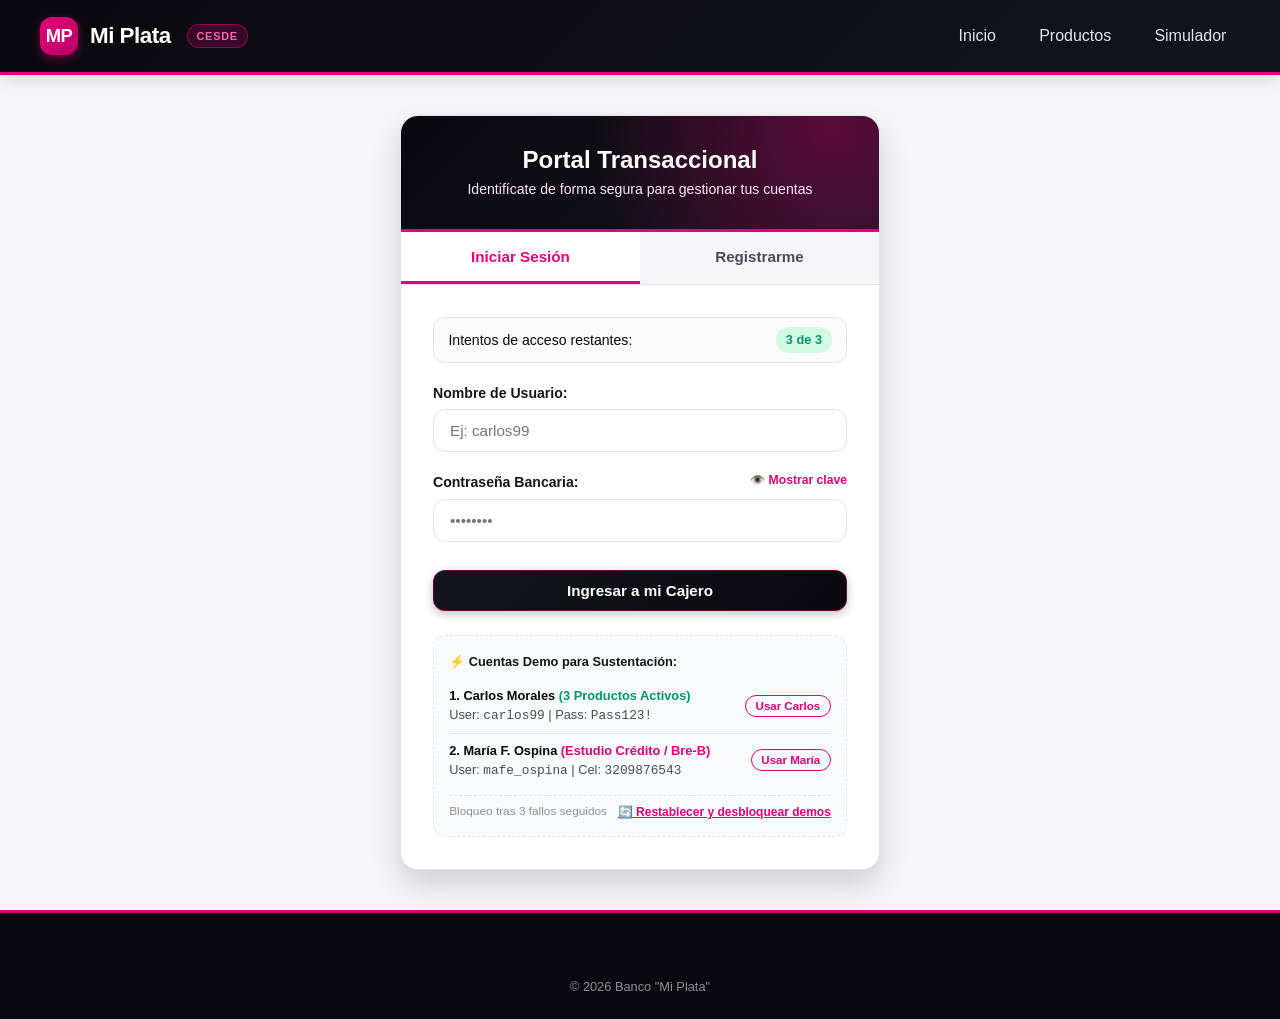
<file: src/frontend/login.html>
<!DOCTYPE html>
<html lang="es">
<head>
    <meta charset="UTF-8">
    <meta name="viewport" content="width=device-width, initial-scale=1.0">
    <title>Acceso y Registro - Banco "Mi Plata"</title>
    <link rel="stylesheet" href="css/styles.css">
</head>
<body>

    <!-- Header Institucional -->
    <header class="site-header">
        <div class="header-container">
            <a href="index.html" class="brand-logo" title="Volver al inicio">
                <span class="logo-icon">MP</span>
                <span>Mi Plata</span><span class="cesde-pill">CESDE</span>
            </a>
            <nav class="site-nav">
                <a href="index.html" class="nav-link">Inicio</a>
                <a href="index.html#productos" class="nav-link">Productos</a>
                <a href="index.html#simulador" class="nav-link">Simulador</a>
            </nav>
        </div>
    </header>

    <main class="auth-wrapper">
        <div class="auth-card">
            <div class="auth-header">
                <h1 style="font-size: 1.5rem; color: #ffffff;">Portal Transaccional</h1>
                <p style="font-size: 0.88rem; color: var(--navy-100); margin-top: 0.25rem;">
                    Identifícate de forma segura para gestionar tus cuentas
                </p>
            </div>

            <!-- Selector de Pestañas (Tabs) -->
            <div class="auth-tabs">
                <button type="button" class="auth-tab-btn active" id="tab-btn-login">
                    Iniciar Sesión
                </button>
                <button type="button" class="auth-tab-btn" id="tab-btn-register">
                    Registrarme
                </button>
            </div>

            <div class="auth-body">
                <!-- ==========================================
                     TAB 1: INICIO DE SESIÓN
                     ========================================== -->
                <div class="tab-pane active" id="pane-login">
                    <!-- Contador Visible de Intentos de Seguridad -->
                    <div class="attempts-counter-box" id="box-contador-intentos">
                        <span>Intentos de acceso restantes:</span>
                        <span class="attempts-badge safe" id="badge-intentos">3 de 3</span>
                    </div>

                    <!-- Mensaje Dinámico de Estado / Alerta -->
                    <div id="login-feedback" style="display: none;"></div>

                    <form id="form-login" novalidate>
                        <div class="form-group">
                            <label class="form-label" for="login-username">Nombre de Usuario:</label>
                            <input 
                                type="text" 
                                id="login-username" 
                                class="form-control" 
                                placeholder="Ej: carlos99" 
                                required 
                                autocomplete="username"
                            >
                        </div>

                        <div class="form-group">
                            <div style="display: flex; justify-content: space-between; align-items: center;">
                                <label class="form-label" for="login-password">Contraseña Bancaria:</label>
                                <button type="button" id="btn-toggle-pass" style="background: none; border: none; color: var(--navy-600); font-size: 0.76rem; font-weight: 600; cursor: pointer; margin-bottom: 0.35rem;">
                                    👁️ Mostrar clave
                                </button>
                            </div>
                            <input 
                                type="password" 
                                id="login-password" 
                                class="form-control" 
                                placeholder="••••••••" 
                                required 
                                autocomplete="current-password"
                            >
                        </div>

                        <button type="submit" id="btn-submit-login" class="btn btn-primary" style="width: 100%; margin-top: 0.5rem;">
                            Ingresar a mi Cajero
                        </button>
                    </form>

                    <!-- Perfiles de prueba para sustentación -->
                    <div style="margin-top: 1.5rem; padding: 0.95rem; background: #f8fafc; border-radius: var(--radius-md); border: 1px dashed var(--border-light); font-size: 0.8rem;">
                        <div style="font-weight: 700; color: var(--navy-800); margin-bottom: 0.5rem;">
                            ⚡ Cuentas Demo para Sustentación:
                        </div>

                        <!-- Perfil 1: Carlos -->
                        <div style="display: flex; justify-content: space-between; align-items: center; padding: 0.45rem 0; border-bottom: 1px solid var(--border-light);">
                            <div>
                                <div><strong>1. Carlos Morales</strong> <span style="color: var(--emerald-600); font-weight: 600;">(3 Productos Activos)</span></div>
                                <div style="color: var(--text-secondary);">User: <code>carlos99</code> | Pass: <code>Pass123!</code></div>
                            </div>
                            <button type="button" id="btn-autorellenar" class="btn btn-outline" style="font-size: 0.72rem; padding: 0.25rem 0.6rem;">
                                Usar Carlos
                            </button>
                        </div>

                        <!-- Perfil 2: María Fernanda -->
                        <div style="display: flex; justify-content: space-between; align-items: center; padding: 0.45rem 0;">
                            <div>
                                <div><strong>2. María F. Ospina</strong> <span style="color: var(--navy-600); font-weight: 600;">(Estudio Crédito / Bre-B)</span></div>
                                <div style="color: var(--text-secondary);">User: <code>mafe_ospina</code> | Cel: <code>3209876543</code></div>
                            </div>
                            <button type="button" id="btn-autorellenar-mafe" class="btn btn-outline" style="font-size: 0.72rem; padding: 0.25rem 0.6rem;">
                                Usar María
                            </button>
                        </div>

                        <div style="display: flex; justify-content: space-between; align-items: center; margin-top: 0.5rem; padding-top: 0.45rem; border-top: 1px dashed var(--border-light);">
                            <span style="color: var(--text-muted); font-size: 0.74rem;">Bloqueo tras 3 fallos seguidos</span>
                            <button type="button" id="btn-reset-demo" style="background: none; border: none; color: var(--navy-600); cursor: pointer; text-decoration: underline; font-size: 0.75rem; font-weight: 600;">
                                🔄 Restablecer y desbloquear demos
                            </button>
                        </div>
                    </div>
                </div>

                <!-- ==========================================
                     TAB 2: REGISTRO DE NUEVO CLIENTE
                     ========================================== -->
                <div class="tab-pane" id="pane-register">
                    <div id="register-feedback" style="display: none;"></div>

                    <form id="form-register" novalidate>
                        <div class="form-group">
                            <label class="form-label" for="reg-documento">Documento de Identidad (C.C. / NIT):</label>
                            <input type="text" id="reg-documento" class="form-control" placeholder="Ej: 1020304050" required>
                        </div>

                        <div class="form-group">
                            <label class="form-label" for="reg-nombre">Nombre Completo:</label>
                            <input type="text" id="reg-nombre" class="form-control" placeholder="Ej: Juan Camilo Pérez" required>
                        </div>

                        <div class="form-group">
                            <label class="form-label" for="reg-celular">Número de Celular (Tu Llave Bre-B):</label>
                            <input type="tel" id="reg-celular" class="form-control" placeholder="Ej: 3001234567" required>
                        </div>

                        <div class="form-group">
                            <label class="form-label" for="reg-username">Nombre de Usuario (Único):</label>
                            <input type="text" id="reg-username" class="form-control" placeholder="Ej: jperez26" required autocomplete="username">
                        </div>

                        <div class="form-group">
                            <label class="form-label" for="reg-password">Contraseña:</label>
                            <input type="password" id="reg-password" class="form-control" placeholder="Mínimo 6 caracteres" required autocomplete="new-password">
                        </div>

                        <div class="form-group">
                            <label class="form-label" for="reg-confirm">Confirmar Contraseña:</label>
                            <input type="password" id="reg-confirm" class="form-control" placeholder="Repite la contraseña" required autocomplete="new-password">
                        </div>

                        <div style="display: flex; justify-content: space-between; align-items: center; margin-bottom: 0.75rem;">
                            <span style="font-size: 0.78rem; color: var(--text-secondary);">¿Deseas probar el registro rápidamente?</span>
                            <button type="button" id="btn-autorellenar-registro" class="btn btn-outline" style="font-size: 0.72rem; padding: 0.2rem 0.5rem;">
                                ⚡ Llenar datos aleatorios
                            </button>
                        </div>

                        <div style="font-size: 0.78rem; color: var(--text-secondary); margin-bottom: 1rem; background: var(--navy-50); padding: 0.7rem; border-radius: var(--radius-sm); border-left: 3px solid var(--navy-600);">
                            Al registrarte, se apertura de inmediato tu <strong>Cuenta de Ahorros (`401-...`) con $100.000 COP</strong> de bono inicial y tu <strong>Llave Bre-B</strong>. Dentro del cajero podrás realizar el estudio financiero en línea para activar tu <strong>Cuenta Corriente (20% sobregiro)</strong> y tu <strong>Tarjeta de Crédito Visa</strong>.
                        </div>

                        <button type="submit" id="btn-submit-register" class="btn btn-accent" style="width: 100%;">
                            Abrir mi Cuenta de Ahorros
                        </button>
                    </form>
                </div>
            </div>
        </div>
    </main>

    <footer class="site-footer">
        <div class="footer-copy">
            &copy; 2026 Banco "Mi Plata"
        </div>
    </footer>

    <!-- Scripts de Modelos y Lógica -->
    <script src="js/models/Transaccion.js"></script>
    <script src="js/models/Cuenta.js"></script>
    <script src="js/models/CuentaAhorros.js"></script>
    <script src="js/models/CuentaCorriente.js"></script>
    <script src="js/models/TarjetaCredito.js"></script>
    <script src="js/models/Cliente.js"></script>
    <script src="js/services/StorageService.js"></script>
    <script src="js/auth.js"></script>
</body>
</html>
</file>
<file: src/frontend/css/styles.css>
/* Estilos generales y responsive - Identidad Visual Institucional CESDE (Negro, Blanco & Magenta) */
:root {
    /* Paleta Institucional CESDE: Negro Obsidiana, Blanco Puro y Magenta Insignia */
    --cesde-black:        #09090d;
    --cesde-charcoal:     #14141d;
    --cesde-graphite:     #222230;
    --cesde-magenta:      #e4007c;
    --cesde-magenta-dark: #b80063;
    --cesde-magenta-soft: #ff4da6;
    --cesde-magenta-tint: #fdf2f8;

    /* Mapeo de variables estructurales al tema Negro & Magenta */
    --navy-900: #09090d;
    --navy-800: #14141d;
    --navy-700: #222230;
    --navy-600: #e4007c;
    --navy-500: #ff1a94;
    --navy-100: #fce7f3;
    --navy-50:  #f6f6f9;

    /* Acentos Financieros y de Marca */
    --emerald-500: #10b981;
    --emerald-600: #059669;
    --emerald-100: #d1fae5;
    --emerald-50:  #ecfdf5;

    --gold-500: #e4007c;
    --gold-600: #b80063;
    --gold-100: #fce7f3;

    --crimson-500: #ef4444;
    --crimson-600: #dc2626;
    --crimson-100: #fee2e2;

    /* Neutros y Superficies */
    --surface-white: #ffffff;
    --surface-card:  #ffffff;
    --text-primary:  #09090d;
    --text-secondary:#4a4a5a;
    --text-muted:    #8e8ea0;
    --border-light:  #e4e4ec;
    --border-focus:  #e4007c;

    /* Tipografía y Espaciados */
    --font-main: -apple-system, BlinkMacSystemFont, "Segoe UI", Roboto, "Helvetica Neue", Arial, sans-serif;
    --radius-sm: 6px;
    --radius-md: 12px;
    --radius-lg: 18px;
    --radius-full: 9999px;

    /* Sombras con matiz negro/magenta */
    --shadow-sm: 0 2px 5px rgba(9, 9, 13, 0.06);
    --shadow-md: 0 6px 16px rgba(9, 9, 13, 0.10);
    --shadow-lg: 0 14px 30px rgba(9, 9, 13, 0.16);
    --shadow-glow: 0 0 18px rgba(228, 0, 124, 0.30);

    /* Transiciones */
    --transition-fast: 0.18s ease-in-out;
    --transition-base: 0.28s cubic-bezier(0.4, 0, 0.2, 1);
}

/* Reset y caja */
*, *::before, *::after {
    box-sizing: border-box;
    margin: 0;
    padding: 0;
}

body {
    font-family: var(--font-main);
    color: var(--text-primary);
    background-color: var(--navy-50);
    line-height: 1.5;
    min-height: 100vh;
    display: flex;
    flex-direction: column;
}

/* Tipografía Base */
h1, h2, h3, h4, h5, h6 {
    color: var(--navy-900);
    font-weight: 700;
    line-height: 1.25;
}

a {
    color: var(--cesde-magenta);
    text-decoration: none;
    transition: color var(--transition-fast);
}

a:hover {
    color: var(--cesde-magenta-dark);
}

/* ==========================================================================
   HEADER Y NAVBAR (NEGRO OBSIDIANA + LÍNEA INSIGNIA MAGENTA CESDE)
   ========================================================================== */
.site-header {
    background: linear-gradient(135deg, var(--cesde-black) 0%, var(--cesde-charcoal) 100%);
    color: var(--surface-white);
    padding: 1rem 1.5rem;
    position: sticky;
    top: 0;
    z-index: 100;
    box-shadow: var(--shadow-md);
    border-bottom: 3px solid var(--cesde-magenta);
}

.header-container {
    max-width: 1200px;
    margin: 0 auto;
    display: flex;
    justify-content: space-between;
    align-items: center;
    flex-wrap: wrap;
    gap: 1rem;
}

.brand-logo {
    display: flex;
    align-items: center;
    gap: 0.75rem;
    color: var(--surface-white);
    font-size: 1.4rem;
    font-weight: 800;
    letter-spacing: -0.5px;
}

.brand-logo:hover {
    color: var(--surface-white);
}

.brand-logo .logo-icon {
    width: 38px;
    height: 38px;
    background: linear-gradient(135deg, var(--cesde-magenta), var(--cesde-magenta-dark));
    color: var(--surface-white);
    border-radius: var(--radius-md);
    display: grid;
    place-items: center;
    font-weight: 900;
    font-size: 1.15rem;
    box-shadow: 0 3px 10px rgba(228, 0, 124, 0.45);
}

.cesde-pill {
    font-size: 0.68rem;
    font-weight: 800;
    text-transform: uppercase;
    letter-spacing: 0.8px;
    background: rgba(228, 0, 124, 0.22);
    color: #ff66b5;
    border: 1px solid rgba(228, 0, 124, 0.55);
    padding: 0.15rem 0.55rem;
    border-radius: var(--radius-full);
    margin-left: 0.25rem;
}

.site-nav {
    display: flex;
    align-items: center;
    gap: 1rem;
}

.nav-link {
    color: #e4e4ec;
    font-weight: 500;
    padding: 0.5rem 0.85rem;
    border-radius: var(--radius-sm);
    transition: all var(--transition-fast);
}

.nav-link:hover {
    color: var(--surface-white);
    background-color: rgba(228, 0, 124, 0.2);
}

/* ==========================================================================
   BOTONES Y COMPONENTES UI
   ========================================================================== */
.btn {
    display: inline-flex;
    align-items: center;
    justify-content: center;
    gap: 0.5rem;
    font-family: inherit;
    font-size: 0.95rem;
    font-weight: 600;
    padding: 0.7rem 1.4rem;
    border-radius: var(--radius-md);
    border: none;
    cursor: pointer;
    transition: all var(--transition-base);
    text-align: center;
}

.btn-primary {
    background: linear-gradient(135deg, var(--cesde-charcoal), var(--cesde-black));
    color: var(--surface-white);
    border: 1px solid rgba(228, 0, 124, 0.4);
    box-shadow: 0 3px 10px rgba(9, 9, 13, 0.25);
}

.btn-primary:hover {
    background: linear-gradient(135deg, var(--cesde-magenta), var(--cesde-magenta-dark));
    border-color: var(--cesde-magenta);
    color: var(--surface-white);
    transform: translateY(-1px);
    box-shadow: 0 6px 16px rgba(228, 0, 124, 0.38);
}

.btn-accent {
    background: linear-gradient(135deg, var(--cesde-magenta), var(--cesde-magenta-dark));
    color: var(--surface-white);
    box-shadow: 0 4px 12px rgba(228, 0, 124, 0.35);
}

.btn-accent:hover {
    background: linear-gradient(135deg, #ff1a94, var(--cesde-magenta));
    color: var(--surface-white);
    transform: translateY(-1px);
    box-shadow: 0 6px 18px rgba(228, 0, 124, 0.5);
}

.btn-success {
    background: linear-gradient(135deg, var(--emerald-500), var(--emerald-600));
    color: var(--surface-white);
    box-shadow: 0 3px 10px rgba(16, 185, 129, 0.28);
}

.btn-success:hover {
    background: linear-gradient(135deg, #34d399, var(--emerald-500));
    transform: translateY(-1px);
}

.btn-danger {
    background: linear-gradient(135deg, var(--crimson-500), var(--crimson-600));
    color: var(--surface-white);
}

.btn-outline {
    background: transparent;
    color: var(--cesde-magenta);
    border: 1.5px solid var(--cesde-magenta);
}

.btn-outline:hover {
    background: var(--cesde-magenta);
    color: var(--surface-white);
}

.btn:disabled, .btn[disabled] {
    opacity: 0.55;
    cursor: not-allowed;
    pointer-events: none;
    box-shadow: none;
    transform: none;
}

/* ==========================================================================
   FORMULARIOS
   ========================================================================== */
.form-group {
    margin-bottom: 1.25rem;
    display: flex;
    flex-direction: column;
    gap: 0.35rem;
    text-align: left;
}

.form-label {
    font-size: 0.88rem;
    font-weight: 600;
    color: var(--cesde-charcoal);
}

.form-control {
    width: 100%;
    padding: 0.75rem 1rem;
    font-family: inherit;
    font-size: 0.95rem;
    border: 1.5px solid var(--border-light);
    border-radius: var(--radius-md);
    background-color: var(--surface-white);
    color: var(--text-primary);
    transition: border-color var(--transition-fast), box-shadow var(--transition-fast);
}

.form-control:focus {
    outline: none;
    border-color: var(--cesde-magenta);
    box-shadow: 0 0 0 3px rgba(228, 0, 124, 0.16);
}

.form-control:disabled {
    background-color: #f1f1f6;
    color: var(--text-muted);
    cursor: not-allowed;
}

.form-helper {
    font-size: 0.78rem;
    color: var(--text-secondary);
}

/* ==========================================================================
   ALERTS Y NOTIFICACIONES DE SEGURIDAD
   ========================================================================== */
.alert {
    padding: 0.9rem 1.2rem;
    border-radius: var(--radius-md);
    font-size: 0.9rem;
    margin-bottom: 1.25rem;
    display: flex;
    align-items: center;
    gap: 0.75rem;
    font-weight: 500;
    animation: fadeIn 0.3s ease;
}

.alert-info {
    background-color: var(--cesde-magenta-tint);
    color: var(--cesde-magenta-dark);
    border-left: 4px solid var(--cesde-magenta);
}

.alert-success {
    background-color: var(--emerald-100);
    color: var(--emerald-600);
    border-left: 4px solid var(--emerald-500);
}

.alert-warning {
    background-color: #fef3c7;
    color: #b45309;
    border-left: 4px solid #f59e0b;
}

.alert-danger {
    background-color: var(--crimson-100);
    color: var(--crimson-600);
    border-left: 4px solid var(--crimson-500);
}

/* Contador de Intentos Visibles */
.attempts-counter-box {
    display: flex;
    align-items: center;
    justify-content: space-between;
    background: #fafafa;
    border: 1.5px solid var(--border-light);
    padding: 0.6rem 0.9rem;
    border-radius: var(--radius-md);
    margin-bottom: 1.2rem;
    font-size: 0.88rem;
}

.attempts-badge {
    font-weight: 700;
    padding: 0.2rem 0.6rem;
    border-radius: var(--radius-full);
    font-size: 0.8rem;
}

.attempts-badge.safe {
    background-color: var(--emerald-100);
    color: var(--emerald-600);
}

.attempts-badge.warning {
    background-color: #fef3c7;
    color: #b45309;
}

.attempts-badge.danger {
    background-color: var(--crimson-100);
    color: var(--crimson-600);
}

/* ==========================================================================
   LANDING PAGE (index.html)
   ========================================================================== */
.hero-section {
    background:
        radial-gradient(circle at 82% 18%, rgba(228, 0, 124, 0.32) 0%, transparent 45%),
        radial-gradient(circle at 15% 85%, rgba(228, 0, 124, 0.18) 0%, transparent 40%),
        linear-gradient(135deg, var(--cesde-black) 0%, var(--cesde-charcoal) 60%, #260819 100%);
    color: var(--surface-white);
    padding: 4.5rem 1.5rem 5.5rem;
    text-align: center;
    position: relative;
    overflow: hidden;
}

.hero-content {
    max-width: 900px;
    margin: 0 auto;
    display: flex;
    flex-direction: column;
    align-items: center;
    gap: 1.5rem;
}

.hero-tag {
    background: rgba(228, 0, 124, 0.2);
    color: #ff66b5;
    border: 1px solid rgba(228, 0, 124, 0.55);
    padding: 0.35rem 1.1rem;
    border-radius: var(--radius-full);
    font-size: 0.82rem;
    font-weight: 700;
    letter-spacing: 0.6px;
    text-transform: uppercase;
}

.hero-title {
    font-size: 2.8rem;
    font-weight: 800;
    color: var(--surface-white);
    letter-spacing: -1px;
}

.hero-subtitle {
    font-size: 1.15rem;
    color: #d8d8e6;
    max-width: 700px;
}

.hero-actions {
    display: flex;
    gap: 1rem;
    flex-wrap: wrap;
    justify-content: center;
    margin-top: 0.5rem;
}

/* Sección de Productos */
.section-container {
    max-width: 1200px;
    margin: 0 auto;
    padding: 3.5rem 1.5rem;
}

.section-header {
    text-align: center;
    margin-bottom: 2.5rem;
}

.section-title {
    font-size: 2rem;
    margin-bottom: 0.5rem;
}

.section-subtitle {
    color: var(--text-secondary);
    font-size: 1rem;
    max-width: 600px;
    margin: 0 auto;
}

.products-grid {
    display: grid;
    grid-template-columns: repeat(auto-fit, minmax(320px, 1fr));
    gap: 1.75rem;
}

.product-card {
    background: var(--surface-card);
    border-radius: var(--radius-lg);
    padding: 2rem;
    box-shadow: var(--shadow-md);
    border: 1px solid var(--border-light);
    border-top: 4px solid var(--cesde-black);
    display: flex;
    flex-direction: column;
    gap: 1.25rem;
    transition: transform var(--transition-base), box-shadow var(--transition-base), border-color var(--transition-base);
}

.product-card:hover {
    transform: translateY(-4px);
    box-shadow: var(--shadow-lg);
    border-top-color: var(--cesde-magenta);
}

.product-badge {
    align-self: flex-start;
    padding: 0.3rem 0.85rem;
    border-radius: var(--radius-full);
    font-size: 0.74rem;
    font-weight: 700;
    text-transform: uppercase;
    letter-spacing: 0.4px;
}

.badge-ahorros {
    background-color: var(--cesde-magenta-tint);
    color: var(--cesde-magenta-dark);
    border: 1px solid rgba(228, 0, 124, 0.25);
}

.badge-corriente {
    background-color: #f1f1f5;
    color: var(--cesde-black);
    border: 1px solid #d4d4dc;
}

.badge-credito {
    background-color: var(--cesde-black);
    color: #ff66b5;
    border: 1px solid var(--cesde-magenta);
}

.product-feature-list {
    list-style: none;
    display: flex;
    flex-direction: column;
    gap: 0.6rem;
    color: var(--text-secondary);
    font-size: 0.92rem;
}

.product-feature-list li::before {
    content: "✓ ";
    color: var(--cesde-magenta);
    font-weight: 900;
}

/* Simulador Rápido de Tarjeta de Crédito */
.simulator-box {
    background: var(--surface-card);
    border-radius: var(--radius-lg);
    padding: 2.2rem;
    box-shadow: var(--shadow-md);
    border: 1.5px solid rgba(228, 0, 124, 0.35);
    margin-top: 2rem;
}

.sim-results-grid {
    display: grid;
    grid-template-columns: repeat(auto-fit, minmax(200px, 1fr));
    gap: 1rem;
    margin-top: 1.5rem;
    background: var(--navy-50);
    padding: 1.2rem;
    border-radius: var(--radius-md);
    border: 1px solid var(--border-light);
}

.sim-result-item {
    text-align: center;
}

.sim-result-label {
    font-size: 0.8rem;
    color: var(--text-secondary);
    text-transform: uppercase;
    font-weight: 600;
}

.sim-result-value {
    font-size: 1.35rem;
    font-weight: 800;
    color: var(--navy-900);
}

/* ==========================================================================
   VISTA LOGIN Y REGISTRO (login.html)
   ========================================================================== */
.auth-wrapper {
    flex: 1;
    display: flex;
    align-items: center;
    justify-content: center;
    padding: 2.5rem 1.5rem;
}

.auth-card {
    background: var(--surface-card);
    border-radius: var(--radius-lg);
    box-shadow: var(--shadow-lg);
    width: 100%;
    max-width: 480px;
    border: 1px solid var(--border-light);
    overflow: hidden;
}

.auth-header {
    background:
        radial-gradient(circle at 90% 10%, rgba(228, 0, 124, 0.35), transparent 55%),
        linear-gradient(135deg, var(--cesde-black), var(--cesde-charcoal));
    color: var(--surface-white);
    padding: 1.8rem;
    text-align: center;
    border-bottom: 3px solid var(--cesde-magenta);
}

.auth-tabs {
    display: flex;
    border-bottom: 1.5px solid var(--border-light);
    background: #f6f6f9;
}

.auth-tab-btn {
    flex: 1;
    padding: 1rem;
    border: none;
    background: none;
    font-weight: 700;
    font-size: 0.95rem;
    color: var(--text-secondary);
    cursor: pointer;
    border-bottom: 3px solid transparent;
    transition: all var(--transition-fast);
}

.auth-tab-btn.active {
    color: var(--cesde-magenta);
    background: var(--surface-white);
    border-bottom-color: var(--cesde-magenta);
}

.auth-body {
    padding: 2rem;
}

.tab-pane {
    display: none;
}

.tab-pane.active {
    display: block;
    animation: fadeIn 0.25s ease;
}

/* ==========================================================================
   PANEL DEL CAJERO (cajero.html)
   ========================================================================== */
.atm-container {
    max-width: 1280px;
    margin: 0 auto;
    padding: 2rem 1.5rem;
    display: flex;
    flex-direction: column;
    gap: 2rem;
    flex: 1;
}

.user-welcome-bar {
    background: var(--surface-card);
    border-radius: var(--radius-md);
    padding: 1.2rem 1.5rem;
    display: flex;
    justify-content: space-between;
    align-items: center;
    flex-wrap: wrap;
    gap: 1rem;
    box-shadow: var(--shadow-sm);
    border: 1px solid var(--border-light);
    border-left: 5px solid var(--cesde-magenta);
}

.user-info-text h2 {
    font-size: 1.3rem;
}

.user-info-text p {
    color: var(--text-secondary);
    font-size: 0.88rem;
}

/* Tarjetas de Cuentas con Identidad Negro, Grafito y Magenta CESDE */
.accounts-overview-grid {
    display: grid;
    grid-template-columns: repeat(auto-fit, minmax(320px, 1fr));
    gap: 1.5rem;
}

.bank-card {
    border-radius: var(--radius-lg);
    padding: 1.75rem;
    color: var(--surface-white);
    position: relative;
    overflow: hidden;
    box-shadow: var(--shadow-md);
    cursor: pointer;
    transition: transform var(--transition-base), box-shadow var(--transition-base), border-color var(--transition-base);
    border: 2px solid transparent;
}

.bank-card:hover {
    transform: translateY(-4px);
    box-shadow: var(--shadow-lg);
}

.bank-card.active-account {
    border-color: var(--cesde-magenta-soft);
    box-shadow: 0 0 0 3px rgba(228, 0, 124, 0.40), var(--shadow-lg);
}

/* Cuenta de Ahorros: Negro Obsidiana con destello Magenta */
.bank-card.card-ahorros {
    background:
        radial-gradient(circle at 90% 15%, rgba(228, 0, 124, 0.42) 0%, transparent 50%),
        linear-gradient(135deg, #09090d 0%, #161622 55%, #3d0926 100%);
}

/* Cuenta Corriente: Grafito Ejecutivo / Platino Oscuro */
.bank-card.card-corriente {
    background:
        radial-gradient(circle at 90% 15%, rgba(255, 255, 255, 0.12) 0%, transparent 50%),
        linear-gradient(135deg, #181820 0%, #272733 55%, #3b3b4d 100%);
}

/* Tarjeta de Crédito Visa: Magenta Insignia CESDE a Púrpura Profundo */
.bank-card.card-credito {
    background:
        radial-gradient(circle at 85% 20%, rgba(255, 120, 190, 0.30) 0%, transparent 45%),
        linear-gradient(135deg, #d80073 0%, #960050 55%, #240417 100%);
}

.card-top {
    display: flex;
    justify-content: space-between;
    align-items: center;
    margin-bottom: 1.5rem;
}

.card-type-tag {
    font-size: 0.74rem;
    font-weight: 700;
    text-transform: uppercase;
    letter-spacing: 0.5px;
    background: rgba(255, 255, 255, 0.16);
    border: 1px solid rgba(255, 255, 255, 0.25);
    padding: 0.22rem 0.7rem;
    border-radius: var(--radius-full);
}

.card-chip {
    width: 38px;
    height: 28px;
    background: linear-gradient(135deg, #f3f4f6, #9ca3af);
    border-radius: 4px;
    box-shadow: 0 1px 3px rgba(0,0,0,0.35);
    border: 1px solid rgba(255,255,255,0.5);
}

.card-number {
    font-family: monospace;
    font-size: 1.15rem;
    letter-spacing: 2px;
    margin-bottom: 0.8rem;
}

.card-balance-label {
    font-size: 0.75rem;
    text-transform: uppercase;
    opacity: 0.85;
}

.card-balance-value {
    font-size: 1.7rem;
    font-weight: 800;
    letter-spacing: -0.5px;
}

.card-extra-info {
    margin-top: 0.8rem;
    padding-top: 0.8rem;
    border-top: 1px solid rgba(255, 255, 255, 0.18);
    font-size: 0.8rem;
    display: flex;
    justify-content: space-between;
}

/* Panel de Operaciones Rápidas */
.atm-actions-layout {
    display: grid;
    grid-template-columns: 1fr 1.6fr;
    gap: 1.75rem;
}

.operations-panel, .transactions-panel {
    background: var(--surface-card);
    border-radius: var(--radius-lg);
    padding: 1.75rem;
    box-shadow: var(--shadow-sm);
    border: 1px solid var(--border-light);
}

.operations-grid {
    display: grid;
    grid-template-columns: repeat(2, 1fr);
    gap: 0.85rem;
    margin-top: 1.25rem;
}

.op-btn {
    display: flex;
    flex-direction: column;
    align-items: center;
    justify-content: center;
    gap: 0.6rem;
    padding: 1.2rem 0.8rem;
    background: #fafafa;
    border: 1.5px solid var(--border-light);
    border-radius: var(--radius-md);
    cursor: pointer;
    font-weight: 600;
    font-size: 0.88rem;
    color: var(--cesde-charcoal);
    transition: all var(--transition-fast);
}

.op-btn:hover {
    background: var(--cesde-magenta-tint);
    border-color: var(--cesde-magenta);
    color: var(--cesde-magenta-dark);
    transform: translateY(-2px);
}

.op-btn.active {
    background: var(--cesde-black);
    border-color: var(--cesde-magenta);
    color: var(--surface-white);
    box-shadow: 0 4px 12px rgba(228, 0, 124, 0.25);
    transform: translateY(-2px);
}

.op-icon {
    font-size: 1.4rem;
}

/* Formulario Activo de la Operación */
.active-op-form {
    margin-top: 1.5rem;
    padding-top: 1.5rem;
    border-top: 1.5px dashed var(--border-light);
}

/* Historial de Movimientos */
.table-responsive {
    overflow-x: auto;
    margin-top: 1rem;
}

.transactions-table {
    width: 100%;
    border-collapse: collapse;
    font-size: 0.88rem;
    text-align: left;
}

.transactions-table th {
    background-color: var(--cesde-black);
    color: var(--surface-white);
    font-weight: 700;
    padding: 0.75rem 0.9rem;
    border-bottom: 2px solid var(--cesde-magenta);
}

.transactions-table th:first-child {
    border-top-left-radius: var(--radius-sm);
}

.transactions-table th:last-child {
    border-top-right-radius: var(--radius-sm);
}

.transactions-table td {
    padding: 0.8rem 0.9rem;
    border-bottom: 1px solid var(--border-light);
    color: var(--text-primary);
}

.transactions-table tr:hover {
    background-color: var(--cesde-magenta-tint);
}

.tx-amount {
    font-weight: 700;
}

.tx-amount.positive {
    color: var(--emerald-600);
}

.tx-amount.negative {
    color: var(--crimson-600);
}

/* Modales */
.modal-overlay {
    position: fixed;
    top: 0;
    left: 0;
    width: 100%;
    height: 100%;
    background-color: rgba(9, 9, 13, 0.72);
    backdrop-filter: blur(4px);
    display: none;
    place-items: center;
    z-index: 200;
    padding: 1.5rem;
}

.modal-overlay.active {
    display: grid;
    animation: fadeIn 0.2s ease;
}

.modal-card {
    background: var(--surface-card);
    border-radius: var(--radius-lg);
    width: 100%;
    max-width: 520px;
    box-shadow: var(--shadow-lg);
    overflow: hidden;
    border: 1px solid rgba(228, 0, 124, 0.25);
}

.modal-header {
    background: linear-gradient(135deg, var(--cesde-black), var(--cesde-charcoal));
    color: var(--surface-white);
    padding: 1.25rem 1.5rem;
    display: flex;
    justify-content: space-between;
    align-items: center;
    border-bottom: 3px solid var(--cesde-magenta);
}

.modal-body {
    padding: 1.75rem;
    max-height: 80vh;
    overflow-y: auto;
}

.modal-footer {
    padding: 1rem 1.5rem;
    background: #fafafa;
    border-top: 1px solid var(--border-light);
    display: flex;
    justify-content: flex-end;
    gap: 0.75rem;
}

.close-modal-btn {
    background: none;
    border: none;
    color: var(--surface-white);
    font-size: 1.5rem;
    cursor: pointer;
}

.close-modal-btn:hover {
    color: var(--cesde-magenta-soft);
}

/* KPI Summary Grid (Estructuras de Datos: reduce & filter) */
.kpi-grid {
    display: grid;
    grid-template-columns: repeat(4, 1fr);
    gap: 1rem;
    margin-bottom: 1.5rem;
}

.kpi-card {
    background: var(--surface-card);
    border: 1px solid var(--border-light);
    border-top: 3px solid var(--cesde-magenta);
    border-radius: var(--radius-md);
    padding: 1rem 1.15rem;
    display: flex;
    align-items: center;
    gap: 0.9rem;
    box-shadow: var(--shadow-sm);
    transition: transform var(--transition-fast), box-shadow var(--transition-fast);
}

.kpi-card:hover {
    transform: translateY(-2px);
    box-shadow: var(--shadow-md);
}

.kpi-icon {
    font-size: 1.65rem;
    background: var(--cesde-magenta-tint);
    border: 1px solid rgba(228, 0, 124, 0.2);
    width: 48px;
    height: 48px;
    border-radius: 50%;
    display: grid;
    place-items: center;
    flex-shrink: 0;
}

.kpi-info {
    display: flex;
    flex-direction: column;
    min-width: 0;
}

.kpi-lbl {
    font-size: 0.74rem;
    text-transform: uppercase;
    font-weight: 700;
    color: var(--text-secondary);
    letter-spacing: 0.5px;
}

.kpi-val {
    font-size: 1.25rem;
    font-weight: 800;
    color: var(--cesde-black);
    white-space: nowrap;
    overflow: hidden;
    text-overflow: ellipsis;
}

.kpi-val.positive {
    color: var(--emerald-600);
}

.kpi-val.negative {
    color: var(--crimson-600);
}

.kpi-sub {
    font-size: 0.68rem;
    color: var(--text-muted);
}

/* Chips de montos rápidos */
.quick-chips-wrapper {
    margin-bottom: 1rem;
}

.quick-chips-label {
    display: block;
    font-size: 0.78rem;
    font-weight: 600;
    color: var(--text-secondary);
    margin-bottom: 0.4rem;
}

.quick-chips {
    display: flex;
    flex-wrap: wrap;
    gap: 0.4rem;
}

.chip-btn {
    background: var(--cesde-magenta-tint);
    border: 1px solid rgba(228, 0, 124, 0.28);
    color: var(--cesde-black);
    padding: 0.35rem 0.75rem;
    font-size: 0.8rem;
    font-weight: 600;
    border-radius: 9999px;
    cursor: pointer;
    transition: all var(--transition-fast);
}

.chip-btn:hover {
    background: var(--cesde-magenta);
    color: var(--surface-white);
    border-color: var(--cesde-magenta);
    transform: translateY(-1px);
    box-shadow: 0 3px 8px rgba(228, 0, 124, 0.28);
}

.chip-btn:active {
    transform: scale(0.96);
}

/* Barra de Auditoría de Arreglos (Tema 7) */
.array-tools-bar {
    display: flex;
    justify-content: space-between;
    align-items: center;
    gap: 0.75rem;
    margin-bottom: 0.85rem;
    flex-wrap: wrap;
    padding: 0.65rem 0.85rem;
    background: #fafafa;
    border: 1px solid var(--border-light);
    border-radius: var(--radius-sm);
}

.search-box {
    position: relative;
    flex: 1;
    min-width: 200px;
}

.search-box input {
    padding-left: 2rem;
    font-size: 0.82rem;
    height: 34px;
}

.search-box .search-icon {
    position: absolute;
    left: 0.65rem;
    top: 50%;
    transform: translateY(-50%);
    font-size: 0.85rem;
    pointer-events: none;
    opacity: 0.6;
}

.array-actions {
    display: flex;
    gap: 0.4rem;
    align-items: center;
}

.array-actions .btn-sm {
    font-size: 0.75rem;
    padding: 0.35rem 0.65rem;
    border-radius: var(--radius-sm);
    cursor: pointer;
}

.btn-outline-warning {
    background: transparent;
    border: 1px solid var(--cesde-magenta);
    color: var(--cesde-magenta-dark);
}
.btn-outline-warning:hover {
    background: var(--cesde-magenta);
    color: #fff;
}

.btn-outline-secondary {
    background: transparent;
    border: 1px solid var(--cesde-charcoal);
    color: var(--cesde-charcoal);
}
.btn-outline-secondary:hover {
    background: var(--cesde-charcoal);
    color: #fff;
}

/* Comprobante Digital / Voucher Térmico de Cajero */
.receipt-modal-card {
    max-width: 430px;
    background: #ffffff;
    border-radius: var(--radius-lg);
    box-shadow: 0 20px 25px -5px rgba(0, 0, 0, 0.35), 0 10px 10px -5px rgba(0, 0, 0, 0.2);
}

.receipt-paper {
    background: #ffffff;
    color: #09090d;
    font-family: 'Courier New', Courier, monospace;
    padding: 1.75rem 1.5rem;
    border-top: 5px solid var(--cesde-magenta);
    border-bottom: 2px dashed #cbd5e1;
    position: relative;
}

.receipt-header {
    text-align: center;
}

.receipt-bank-name {
    font-size: 1.15rem;
    font-weight: 900;
    letter-spacing: 1px;
    color: var(--cesde-black);
}

.receipt-nit, .receipt-terminal {
    font-size: 0.72rem;
    color: #475569;
}

.receipt-divider {
    font-size: 0.75rem;
    color: #94a3b8;
    letter-spacing: -1px;
    margin: 0.4rem 0;
    text-align: center;
    user-select: none;
}

.receipt-title {
    font-size: 0.85rem;
    font-weight: 800;
    text-transform: uppercase;
    letter-spacing: 0.5px;
    color: var(--cesde-magenta-dark);
}

.receipt-body {
    margin-top: 0.5rem;
    font-size: 0.78rem;
}

.receipt-line {
    display: flex;
    justify-content: space-between;
    margin-bottom: 0.35rem;
}

.receipt-line span:first-child {
    color: #475569;
}

.receipt-total {
    font-size: 0.95rem;
    font-weight: 800;
    color: var(--cesde-magenta-dark);
    margin: 0.5rem 0;
}

.receipt-footer-notes {
    text-align: center;
    margin-top: 0.75rem;
    font-size: 0.7rem;
    color: #64748b;
}

.receipt-barcode {
    font-size: 1.35rem;
    letter-spacing: 4px;
    margin-top: 0.5rem;
    user-select: none;
    color: #09090d;
}

/* Impresión térmica / exportación */
@media print {
    body * {
        visibility: hidden !important;
    }
    #modal-comprobante,
    #modal-comprobante * {
        visibility: visible !important;
    }
    #modal-comprobante {
        position: absolute;
        left: 0;
        top: 0;
        width: 100%;
        background: #fff;
        display: block !important;
        padding: 0;
    }
    .receipt-modal-card {
        box-shadow: none !important;
        border: none !important;
        max-width: 100% !important;
    }
    .modal-footer {
        display: none !important;
    }
}

/* Footer Corporativo */
.site-footer {
    background: var(--cesde-black);
    color: var(--text-muted);
    padding: 2.5rem 1.5rem 1.5rem;
    margin-top: auto;
    font-size: 0.88rem;
    border-top: 3px solid var(--cesde-magenta);
}

.footer-container {
    max-width: 1200px;
    margin: 0 auto;
    display: flex;
    justify-content: space-between;
    flex-wrap: wrap;
    gap: 2rem;
    padding-bottom: 1.5rem;
    border-bottom: 1px solid rgba(255, 255, 255, 0.1);
}

.footer-copy {
    text-align: center;
    padding-top: 1.5rem;
    font-size: 0.8rem;
}

@keyframes fadeIn {
    from { opacity: 0; transform: translateY(4px); }
    to { opacity: 1; transform: translateY(0); }
}

/* Móvil */
@media (max-width: 460px) {
    .header-container {
        flex-direction: column;
        align-items: stretch;
        text-align: center;
    }

    .site-nav {
        justify-content: center;
        flex-wrap: wrap;
    }

    .hero-title {
        font-size: 1.9rem;
    }

    .hero-subtitle {
        font-size: 0.95rem;
    }

    .hero-actions {
        flex-direction: column;
        width: 100%;
    }

    .hero-actions .btn {
        width: 100%;
    }

    .products-grid, .accounts-overview-grid, .kpi-grid {
        grid-template-columns: 1fr;
    }

    .atm-actions-layout {
        grid-template-columns: 1fr;
    }

    .operations-grid {
        grid-template-columns: 1fr;
    }

    .user-welcome-bar {
        flex-direction: column;
        align-items: stretch;
        text-align: center;
    }

    .user-welcome-bar .btn {
        width: 100%;
    }

    .auth-card {
        border-radius: var(--radius-md);
    }

    .auth-body {
        padding: 1.25rem;
    }

    .card-balance-value {
        font-size: 1.45rem;
    }
}

/* Tablet */
@media (min-width: 461px) and (max-width: 786px) {
    .hero-title {
        font-size: 2.3rem;
    }

    .products-grid {
        grid-template-columns: repeat(2, 1fr);
    }

    .accounts-overview-grid, .kpi-grid {
        grid-template-columns: repeat(2, 1fr);
    }

    .atm-actions-layout {
        grid-template-columns: 1fr;
    }

    .operations-grid {
        grid-template-columns: repeat(2, 1fr);
    }

    .user-welcome-bar {
        flex-direction: row;
    }
}

/* Pantallas grandes */
@media (min-width: 1920px) {
    :root {
        font-size: 17px; /* Escala tipográfica ergonómica para 1920px */
    }

    .header-container,
    .section-container,
    .atm-container,
    .footer-container {
        max-width: 1600px;
    }

    .hero-section {
        padding: 6rem 2rem 7rem;
    }

    .hero-title {
        font-size: 3.5rem;
    }

    .hero-subtitle {
        font-size: 1.35rem;
        max-width: 850px;
    }

    .products-grid {
        grid-template-columns: repeat(3, 1fr);
        gap: 2.5rem;
    }

    .accounts-overview-grid {
        grid-template-columns: repeat(3, 1fr);
        gap: 2rem;
    }

    .atm-actions-layout {
        grid-template-columns: 420px 1fr;
        gap: 2.5rem;
    }

    .operations-panel, .transactions-panel {
        padding: 2.5rem;
    }

    .card-balance-value {
        font-size: 2.1rem;
    }
}


/* ==========================================================================
   Ecosistema de Transferencias Interoperables Bre-B (Banco de la República)
   ========================================================================== */
.breb-my-keys-card {
    background: linear-gradient(135deg, rgba(228, 0, 124, 0.05) 0%, rgba(9, 9, 13, 0.02) 100%);
    border: 1px solid rgba(228, 0, 124, 0.28);
    border-radius: var(--radius-md);
    padding: 0.85rem 1rem;
    margin-bottom: 1rem;
}

.breb-my-keys-header {
    display: flex;
    justify-content: space-between;
    align-items: center;
    gap: 0.5rem;
    margin-bottom: 0.35rem;
    flex-wrap: wrap;
}

.breb-status-pill {
    display: inline-flex;
    align-items: center;
    gap: 0.35rem;
    font-size: 0.82rem;
    font-weight: 700;
    color: var(--cesde-magenta-dark);
}

.breb-info-tag {
    font-size: 0.68rem;
    background: #e6f9f0;
    color: #0d824d;
    padding: 0.18rem 0.5rem;
    border-radius: 999px;
    font-weight: 700;
    border: 1px solid rgba(13, 130, 77, 0.25);
    text-transform: uppercase;
    letter-spacing: 0.4px;
}

.breb-my-keys-desc {
    font-size: 0.76rem;
    color: var(--text-secondary);
    margin: 0 0 0.65rem 0;
    line-height: 1.35;
}

.breb-keys-grid {
    display: grid;
    grid-template-columns: repeat(auto-fit, minmax(135px, 1fr));
    gap: 0.45rem;
}

.breb-key-badge {
    background: #ffffff;
    border: 1px solid var(--border-light);
    border-radius: var(--radius-sm);
    padding: 0.45rem 0.6rem;
    display: flex;
    align-items: center;
    justify-content: space-between;
    gap: 0.3rem;
    font-size: 0.77rem;
    cursor: pointer;
    transition: all 0.2s ease;
    user-select: none;
    box-shadow: 0 1px 2px rgba(0,0,0,0.03);
}

.breb-key-badge:hover {
    border-color: var(--cesde-magenta);
    background: var(--cesde-magenta-tint);
    transform: translateY(-1px);
    box-shadow: 0 3px 6px rgba(228, 0, 124, 0.15);
}

.breb-key-lbl {
    color: var(--text-secondary);
    font-size: 0.7rem;
    font-weight: 600;
}

.breb-key-badge strong {
    color: var(--cesde-black);
    font-size: 0.78rem;
    font-family: monospace;
}

.breb-copy-icon {
    font-size: 0.75rem;
    opacity: 0.6;
    transition: transform 0.15s ease, opacity 0.15s ease;
}

.breb-key-badge:hover .breb-copy-icon {
    opacity: 1;
    transform: scale(1.15);
}

.chip-contacto-breb {
    background: #ffffff;
    border: 1px solid rgba(228, 0, 124, 0.35);
    color: var(--cesde-black);
}

.chip-contacto-breb:hover {
    background: var(--cesde-magenta);
    color: #ffffff;
    border-color: var(--cesde-magenta);
}
</file>
